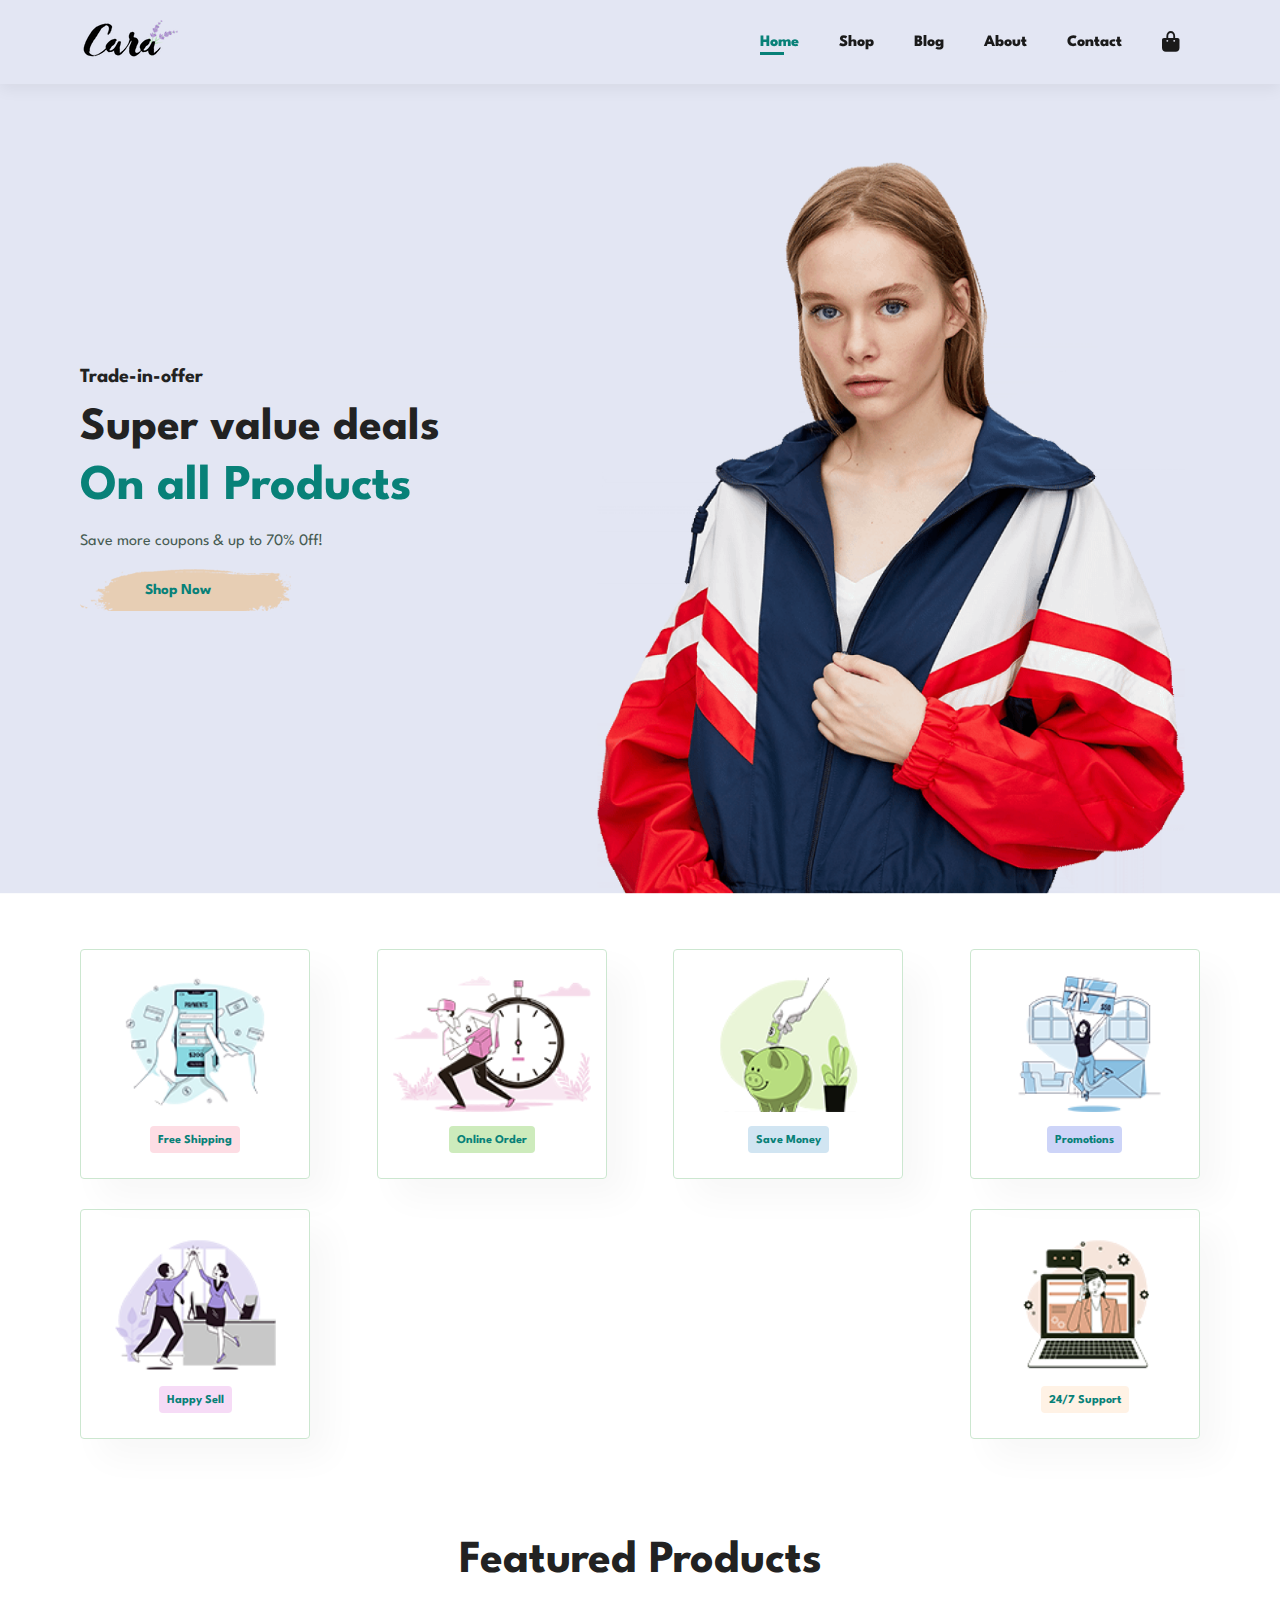
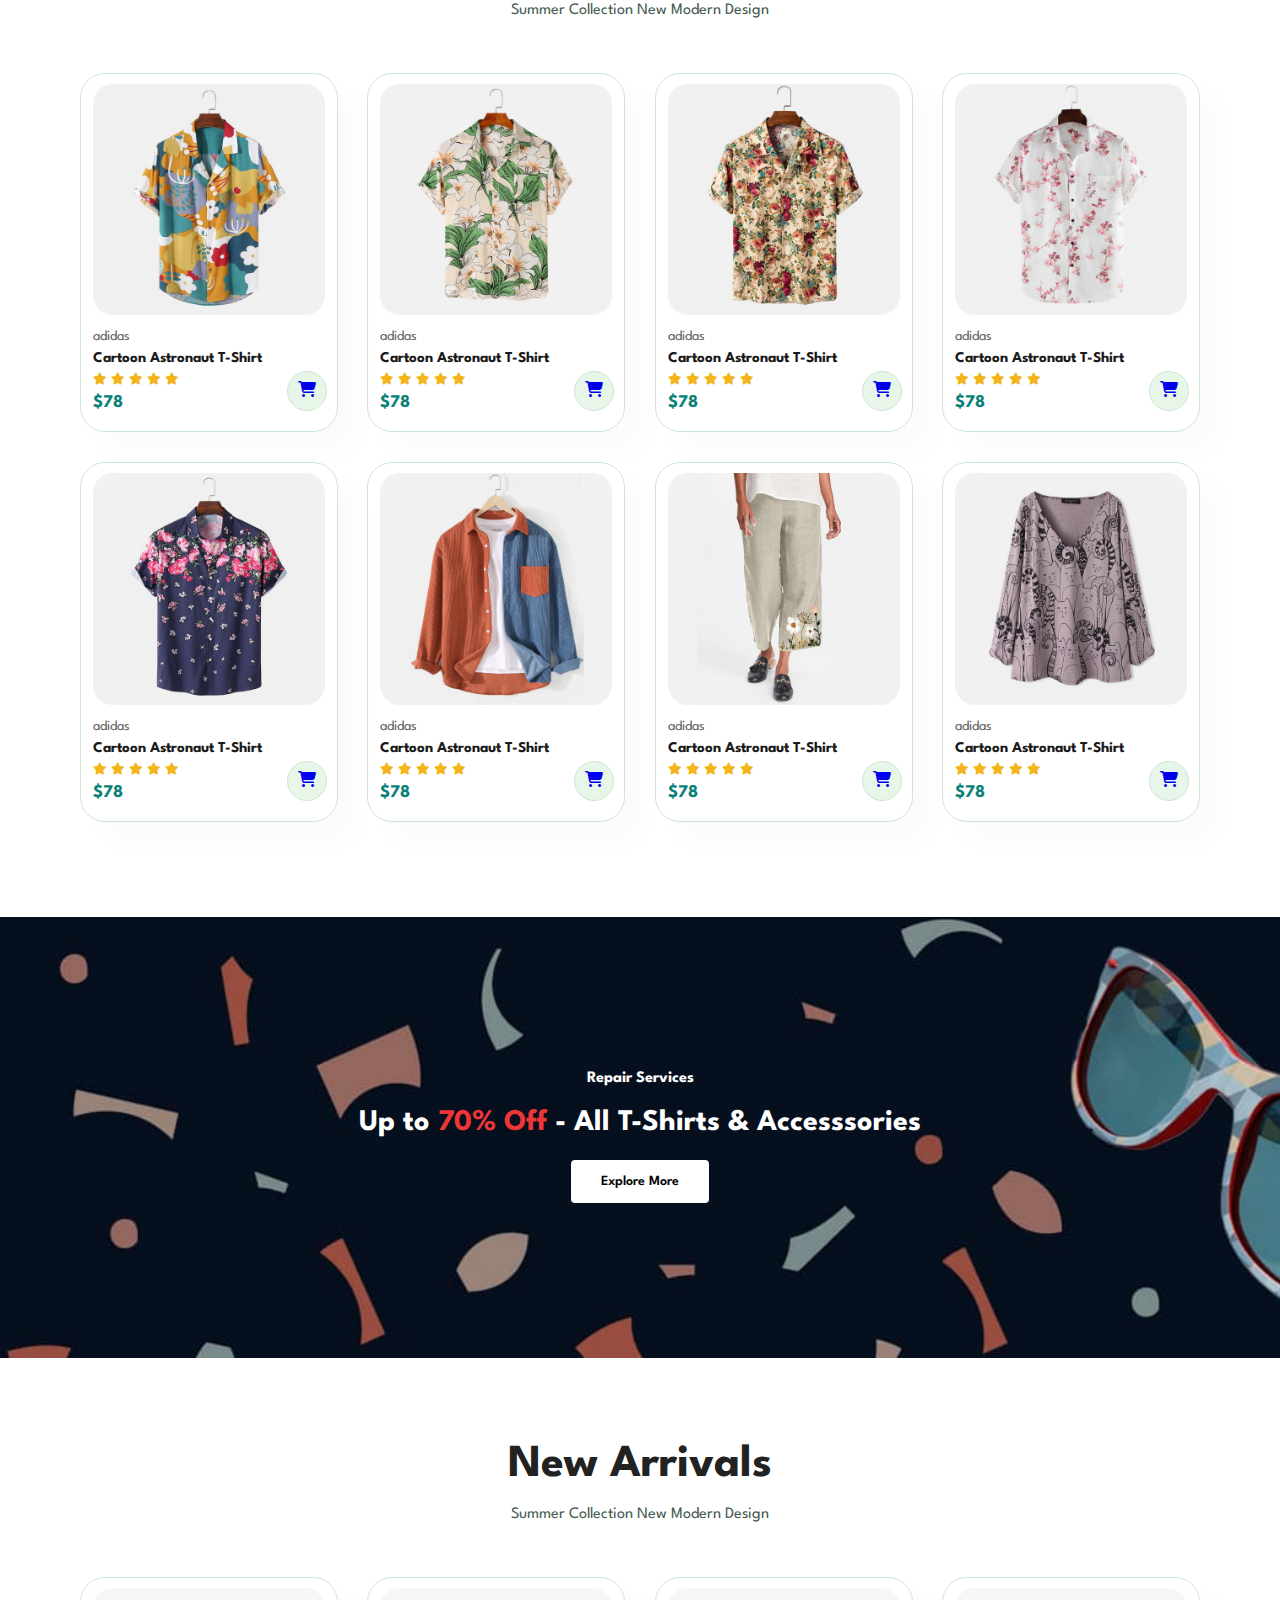
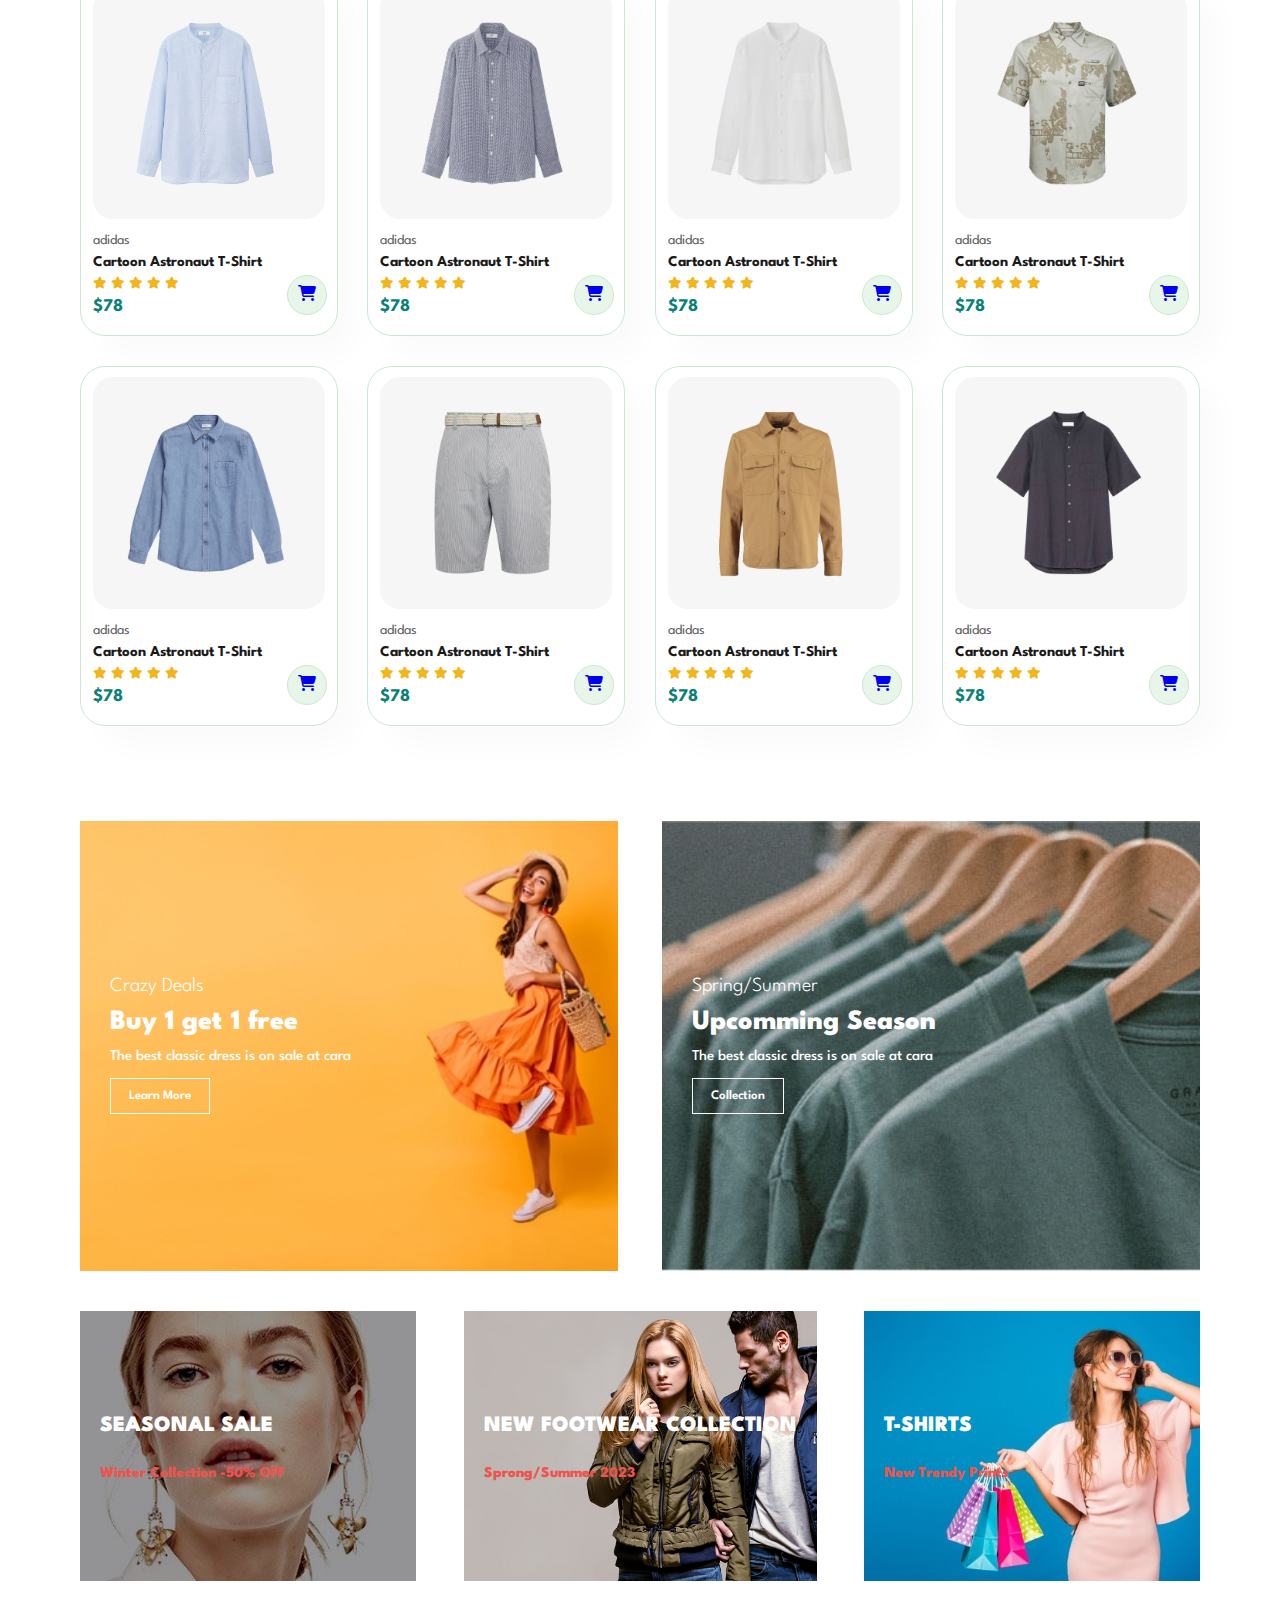
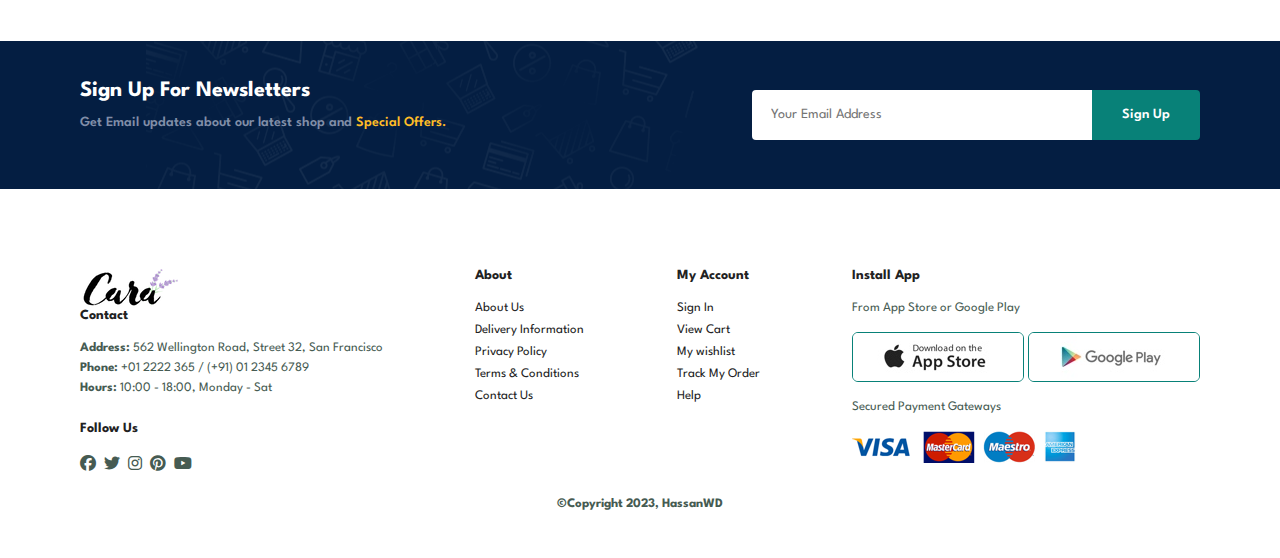
<file: index.html>
<!DOCTYPE html>
<html lang="en">

<head>
    <meta charset="UTF-8" />
    <meta http-equiv="X-UA-Compatible" content="IE=edge" />
    <meta name="viewport" content="width=device-width, initial-scale=1.0" />
    <title>Shopping Website</title>
    <!-- Font Awesome Icons -->
    <link rel="stylesheet" href="https://cdnjs.cloudflare.com/ajax/libs/font-awesome/6.2.1/css/all.min.css" />
    <!-- Css -->
    <link rel="stylesheet" href="style.css" />
</head>

<body>
    <!-- Header -->

    <section id="header">
        <a href="#"><img src="imgs/logo.png" class="logo" alt="Logo" /></a>

        <div>
            <ul id="navbar">
                <li><a href="index.html" class="active">Home</a></li>
                <li><a href="shop.html">Shop</a></li>
                <li><a href="blog.html">Blog</a></li>
                <li><a href="about.html">About</a></li>
                <li><a href="contact.html">Contact</a></li>
                <li id="lg-bag"><a href="cart.html"><i class="fa-solid fa-bag-shopping cart"></i></a></li>
                <a href="#" id="close"><i class="fa-solid fa-xmark"></i></a>
            </ul>
        </div>
        <div id="mobile">
            <a href="cart.html"><i class="fa-solid fa-bag-shopping cart"></i></a>
            <i id="bar" class="fas fa-outdent"></i>
        </div>
    </section>

    <!-- Hero -->

    <section id="hero">
        <h4>Trade-in-offer</h4>
        <h2>Super value deals</h2>
        <h1>On all Products</h1>
        <p>Save more coupons & up to 70% 0ff!</p>
        <button>Shop Now</button>
    </section>

    <!-- Features -->

    <section id="feature" class="section-p1">
        <div class="fe-box">
            <img src="imgs//features/f1.png" alt="">
            <h6>Free Shipping</h6>
        </div>
        <div class="fe-box">
            <img src="imgs//features/f2.png" alt="">
            <h6>Online Order</h6>
        </div>
        <div class="fe-box">
            <img src="imgs//features/f3.png" alt="">
            <h6>Save Money</h6>
        </div>
        <div class="fe-box">
            <img src="imgs//features/f4.png" alt="">
            <h6>Promotions</h6>
        </div>
        <div class="fe-box">
            <img src="imgs//features/f5.png" alt="">
            <h6>Happy Sell</h6>
        </div>
        <div class="fe-box">
            <img src="imgs//features/f6.png" alt="">
            <h6>24/7 Support</h6>
        </div>
    </section>

    <!-- Featured Products -->

    <section id="product1" class="section-p1">
        <h2>Featured Products</h2>
        <p>Summer Collection New Modern Design</p>

        <div class="pro-container">

            <div class="pro">
                <img src="imgs//products/f1.jpg" alt="">
                <div class="des">
                    <span>adidas</span>
                    <h5>Cartoon Astronaut T-Shirt</h5>
                    <div class="star">
                        <i class="fa-solid fa-star"></i>
                        <i class="fa-solid fa-star"></i>
                        <i class="fa-solid fa-star"></i>
                        <i class="fa-solid fa-star"></i>
                        <i class="fa-solid fa-star"></i>
                    </div>
                    <h4>$78</h4>
                </div>
                <div class="fe-cart">
                    <a href="#"><i class="fa-solid fa-cart-shopping"></i></a>
                </div>
            </div>

            <div class="pro">
                <img src="imgs//products/f2.jpg" alt="">
                <div class="des">
                    <span>adidas</span>
                    <h5>Cartoon Astronaut T-Shirt</h5>
                    <div class="star">
                        <i class="fa-solid fa-star"></i>
                        <i class="fa-solid fa-star"></i>
                        <i class="fa-solid fa-star"></i>
                        <i class="fa-solid fa-star"></i>
                        <i class="fa-solid fa-star"></i>
                    </div>
                    <h4>$78</h4>
                </div>
                <div class="fe-cart">
                    <a href="#"><i class="fa-solid fa-cart-shopping"></i></a>
                </div>
            </div>

            <div class="pro">
                <img src="imgs//products/f3.jpg" alt="">
                <div class="des">
                    <span>adidas</span>
                    <h5>Cartoon Astronaut T-Shirt</h5>
                    <div class="star">
                        <i class="fa-solid fa-star"></i>
                        <i class="fa-solid fa-star"></i>
                        <i class="fa-solid fa-star"></i>
                        <i class="fa-solid fa-star"></i>
                        <i class="fa-solid fa-star"></i>
                    </div>
                    <h4>$78</h4>
                </div>
                <div class="fe-cart">
                    <a href="#"><i class="fa-solid fa-cart-shopping"></i></a>
                </div>
            </div>

            <div class="pro">
                <img src="imgs//products/f4.jpg" alt="">
                <div class="des">
                    <span>adidas</span>
                    <h5>Cartoon Astronaut T-Shirt</h5>
                    <div class="star">
                        <i class="fa-solid fa-star"></i>
                        <i class="fa-solid fa-star"></i>
                        <i class="fa-solid fa-star"></i>
                        <i class="fa-solid fa-star"></i>
                        <i class="fa-solid fa-star"></i>
                    </div>
                    <h4>$78</h4>
                </div>
                <div class="fe-cart">
                    <a href="#"><i class="fa-solid fa-cart-shopping"></i></a>
                </div>
            </div>

            <div class="pro">
                <img src="imgs//products/f5.jpg" alt="">
                <div class="des">
                    <span>adidas</span>
                    <h5>Cartoon Astronaut T-Shirt</h5>
                    <div class="star">
                        <i class="fa-solid fa-star"></i>
                        <i class="fa-solid fa-star"></i>
                        <i class="fa-solid fa-star"></i>
                        <i class="fa-solid fa-star"></i>
                        <i class="fa-solid fa-star"></i>
                    </div>
                    <h4>$78</h4>
                </div>
                <div class="fe-cart">
                    <a href="#"><i class="fa-solid fa-cart-shopping"></i></a>
                </div>
            </div>

            <div class="pro">
                <img src="imgs//products/f6.jpg" alt="">
                <div class="des">
                    <span>adidas</span>
                    <h5>Cartoon Astronaut T-Shirt</h5>
                    <div class="star">
                        <i class="fa-solid fa-star"></i>
                        <i class="fa-solid fa-star"></i>
                        <i class="fa-solid fa-star"></i>
                        <i class="fa-solid fa-star"></i>
                        <i class="fa-solid fa-star"></i>
                    </div>
                    <h4>$78</h4>
                </div>
                <div class="fe-cart">
                    <a href="#"><i class="fa-solid fa-cart-shopping"></i></a>
                </div>
            </div>

            <div class="pro">
                <img src="imgs//products/f7.jpg" alt="">
                <div class="des">
                    <span>adidas</span>
                    <h5>Cartoon Astronaut T-Shirt</h5>
                    <div class="star">
                        <i class="fa-solid fa-star"></i>
                        <i class="fa-solid fa-star"></i>
                        <i class="fa-solid fa-star"></i>
                        <i class="fa-solid fa-star"></i>
                        <i class="fa-solid fa-star"></i>
                    </div>
                    <h4>$78</h4>
                </div>
                <div class="fe-cart">
                    <a href="#"><i class="fa-solid fa-cart-shopping"></i></a>
                </div>
            </div>

            <div class="pro">
                <img src="imgs//products/f8.jpg" alt="">
                <div class="des">
                    <span>adidas</span>
                    <h5>Cartoon Astronaut T-Shirt</h5>
                    <div class="star">
                        <i class="fa-solid fa-star"></i>
                        <i class="fa-solid fa-star"></i>
                        <i class="fa-solid fa-star"></i>
                        <i class="fa-solid fa-star"></i>
                        <i class="fa-solid fa-star"></i>
                    </div>
                    <h4>$78</h4>
                </div>
                <div class="fe-cart">
                    <a href="#"><i class="fa-solid fa-cart-shopping"></i></a>
                </div>
            </div>

        </div>
    </section>

    <!-- Banner -->

    <section id="banner" class="section-m1">
        <h4>Repair Services</h4>
        <h2>Up to <span>70% Off</span> - All T-Shirts & Accesssories</h2>
        <button class="normal">Explore More</button>
    </section>

    <!-- New Arrivals -->

    <section id="product1" class="section-p1">
        <h2>New Arrivals</h2>
        <p>Summer Collection New Modern Design</p>

        <div class="pro-container">

            <div class="pro">
                <img src="imgs//products/n1.jpg" alt="">
                <div class="des">
                    <span>adidas</span>
                    <h5>Cartoon Astronaut T-Shirt</h5>
                    <div class="star">
                        <i class="fa-solid fa-star"></i>
                        <i class="fa-solid fa-star"></i>
                        <i class="fa-solid fa-star"></i>
                        <i class="fa-solid fa-star"></i>
                        <i class="fa-solid fa-star"></i>
                    </div>
                    <h4>$78</h4>
                </div>
                <div class="fe-cart">
                    <a href="#"><i class="fa-solid fa-cart-shopping"></i></a>
                </div>
            </div>

            <div class="pro">
                <img src="imgs//products/n2.jpg" alt="">
                <div class="des">
                    <span>adidas</span>
                    <h5>Cartoon Astronaut T-Shirt</h5>
                    <div class="star">
                        <i class="fa-solid fa-star"></i>
                        <i class="fa-solid fa-star"></i>
                        <i class="fa-solid fa-star"></i>
                        <i class="fa-solid fa-star"></i>
                        <i class="fa-solid fa-star"></i>
                    </div>
                    <h4>$78</h4>
                </div>
                <div class="fe-cart">
                    <a href="#"><i class="fa-solid fa-cart-shopping"></i></a>
                </div>
            </div>

            <div class="pro">
                <img src="imgs//products/n3.jpg" alt="">
                <div class="des">
                    <span>adidas</span>
                    <h5>Cartoon Astronaut T-Shirt</h5>
                    <div class="star">
                        <i class="fa-solid fa-star"></i>
                        <i class="fa-solid fa-star"></i>
                        <i class="fa-solid fa-star"></i>
                        <i class="fa-solid fa-star"></i>
                        <i class="fa-solid fa-star"></i>
                    </div>
                    <h4>$78</h4>
                </div>
                <div class="fe-cart">
                    <a href="#"><i class="fa-solid fa-cart-shopping"></i></a>
                </div>
            </div>

            <div class="pro">
                <img src="imgs//products/n4.jpg" alt="">
                <div class="des">
                    <span>adidas</span>
                    <h5>Cartoon Astronaut T-Shirt</h5>
                    <div class="star">
                        <i class="fa-solid fa-star"></i>
                        <i class="fa-solid fa-star"></i>
                        <i class="fa-solid fa-star"></i>
                        <i class="fa-solid fa-star"></i>
                        <i class="fa-solid fa-star"></i>
                    </div>
                    <h4>$78</h4>
                </div>
                <div class="fe-cart">
                    <a href="#"><i class="fa-solid fa-cart-shopping"></i></a>
                </div>
            </div>

            <div class="pro">
                <img src="imgs//products/n5.jpg" alt="">
                <div class="des">
                    <span>adidas</span>
                    <h5>Cartoon Astronaut T-Shirt</h5>
                    <div class="star">
                        <i class="fa-solid fa-star"></i>
                        <i class="fa-solid fa-star"></i>
                        <i class="fa-solid fa-star"></i>
                        <i class="fa-solid fa-star"></i>
                        <i class="fa-solid fa-star"></i>
                    </div>
                    <h4>$78</h4>
                </div>
                <div class="fe-cart">
                    <a href="#"><i class="fa-solid fa-cart-shopping"></i></a>
                </div>
            </div>

            <div class="pro">
                <img src="imgs//products/n6.jpg" alt="">
                <div class="des">
                    <span>adidas</span>
                    <h5>Cartoon Astronaut T-Shirt</h5>
                    <div class="star">
                        <i class="fa-solid fa-star"></i>
                        <i class="fa-solid fa-star"></i>
                        <i class="fa-solid fa-star"></i>
                        <i class="fa-solid fa-star"></i>
                        <i class="fa-solid fa-star"></i>
                    </div>
                    <h4>$78</h4>
                </div>
                <div class="fe-cart">
                    <a href="#"><i class="fa-solid fa-cart-shopping"></i></a>
                </div>
            </div>

            <div class="pro">
                <img src="imgs//products/n7.jpg" alt="">
                <div class="des">
                    <span>adidas</span>
                    <h5>Cartoon Astronaut T-Shirt</h5>
                    <div class="star">
                        <i class="fa-solid fa-star"></i>
                        <i class="fa-solid fa-star"></i>
                        <i class="fa-solid fa-star"></i>
                        <i class="fa-solid fa-star"></i>
                        <i class="fa-solid fa-star"></i>
                    </div>
                    <h4>$78</h4>
                </div>
                <div class="fe-cart">
                    <a href="#"><i class="fa-solid fa-cart-shopping"></i></a>
                </div>
            </div>

            <div class="pro">
                <img src="imgs//products/n8.jpg" alt="">
                <div class="des">
                    <span>adidas</span>
                    <h5>Cartoon Astronaut T-Shirt</h5>
                    <div class="star">
                        <i class="fa-solid fa-star"></i>
                        <i class="fa-solid fa-star"></i>
                        <i class="fa-solid fa-star"></i>
                        <i class="fa-solid fa-star"></i>
                        <i class="fa-solid fa-star"></i>
                    </div>
                    <h4>$78</h4>
                </div>
                <div class="fe-cart">
                    <a href="#"><i class="fa-solid fa-cart-shopping"></i></a>
                </div>
            </div>

        </div>
    </section>

    <!-- Banners -->

    <section id="sm-banner" class="section-p1">
        <div class="banner-box">
            <h4>Crazy Deals</h4>
            <h2>Buy 1 get 1 free</h2>
            <span>The best classic dress is on sale at cara</span>
            <button class="white">Learn More</button>
        </div>
        <div class="banner-box banner-box2">
            <h4>Spring/Summer</h4>
            <h2>Upcomming Season</h2>
            <span>The best classic dress is on sale at cara</span>
            <button class="white">Collection</button>
        </div>
    </section>

    <section id="banner3">
        <div class="banner-box">
            <h2>SEASONAL SALE</h2>
            <h3>Winter Collection -50% OFF</h3>
        </div>
        <div class="banner-box banner-box2">
            <h2>NEW FOOTWEAR COLLECTION</h2>
            <h3>Sprong/Summer 2023</h3>
        </div>
        <div class="banner-box banner-box3">
            <h2>T-SHIRTS</h2>
            <h3>New Trendy Prints</h3>
        </div>
    </section>

    <!-- Newsletters -->

    <section id="newsletter" class="section-p1 section-m1">
        <div class="newstext">
            <h4>Sign Up For Newsletters</h4>
            <p>Get Email updates about our latest shop and <span>Special Offers.</span></p>
        </div>
        <div class="form">
            <input type="text" placeholder="Your Email Address">
            <button class="normal">Sign Up</button>
        </div>
    </section>

    <!-- Footer -->

    <footer class="section-p1">
        <div class="col">
            <img src="imgs/logo.png" alt="" class="logo">
            <h4>Contact</h4>
            <p><strong>Address:</strong> 562 Wellington Road, Street 32, San Francisco</p>
            <p><strong>Phone:</strong> +01 2222 365 / (+91) 01 2345 6789</p>
            <p><strong>Hours:</strong> 10:00 - 18:00, Monday - Sat</p>
            <div class="follow">
                <h4>Follow Us</h4>
                <div class="icons">
                    <i class="fa-brands fa-facebook"></i>
                    <i class="fa-brands fa-twitter"></i>
                    <i class="fa-brands fa-instagram"></i>
                    <i class="fa-brands fa-pinterest"></i>
                    <i class="fa-brands fa-youtube"></i>
                </div>
            </div>
        </div>

        <div class="col">
            <h4>About</h4>
            <a href="#">About Us</a>
            <a href="#">Delivery Information</a>
            <a href="#">Privacy Policy</a>
            <a href="#">Terms & Conditions</a>
            <a href="#">Contact Us</a>
        </div>

        <div class="col">
            <h4>My Account</h4>
            <a href="#">Sign In</a>
            <a href="#">View Cart</a>
            <a href="#">My wishlist</a>
            <a href="#">Track My Order</a>
            <a href="#">Help</a>
        </div>

        <div class="col install">
            <h4>Install App</h4>
            <p>From App Store or Google Play</p>
            <div class="row">
                <img src="imgs//pay/app.jpg" alt="">
                <img src="imgs//pay/play.jpg" alt="">
            </div>
            <p>Secured Payment Gateways</p>
            <img src="imgs//pay/pay.png" alt="">
        </div>

        <div class="copyright">
            <p>&#169;Copyright 2023, HassanWD</p>
        </div>
    </footer>


    <!-- JavaScript -->
    <script src="script.js"></script>
</body>

</html>
</file>
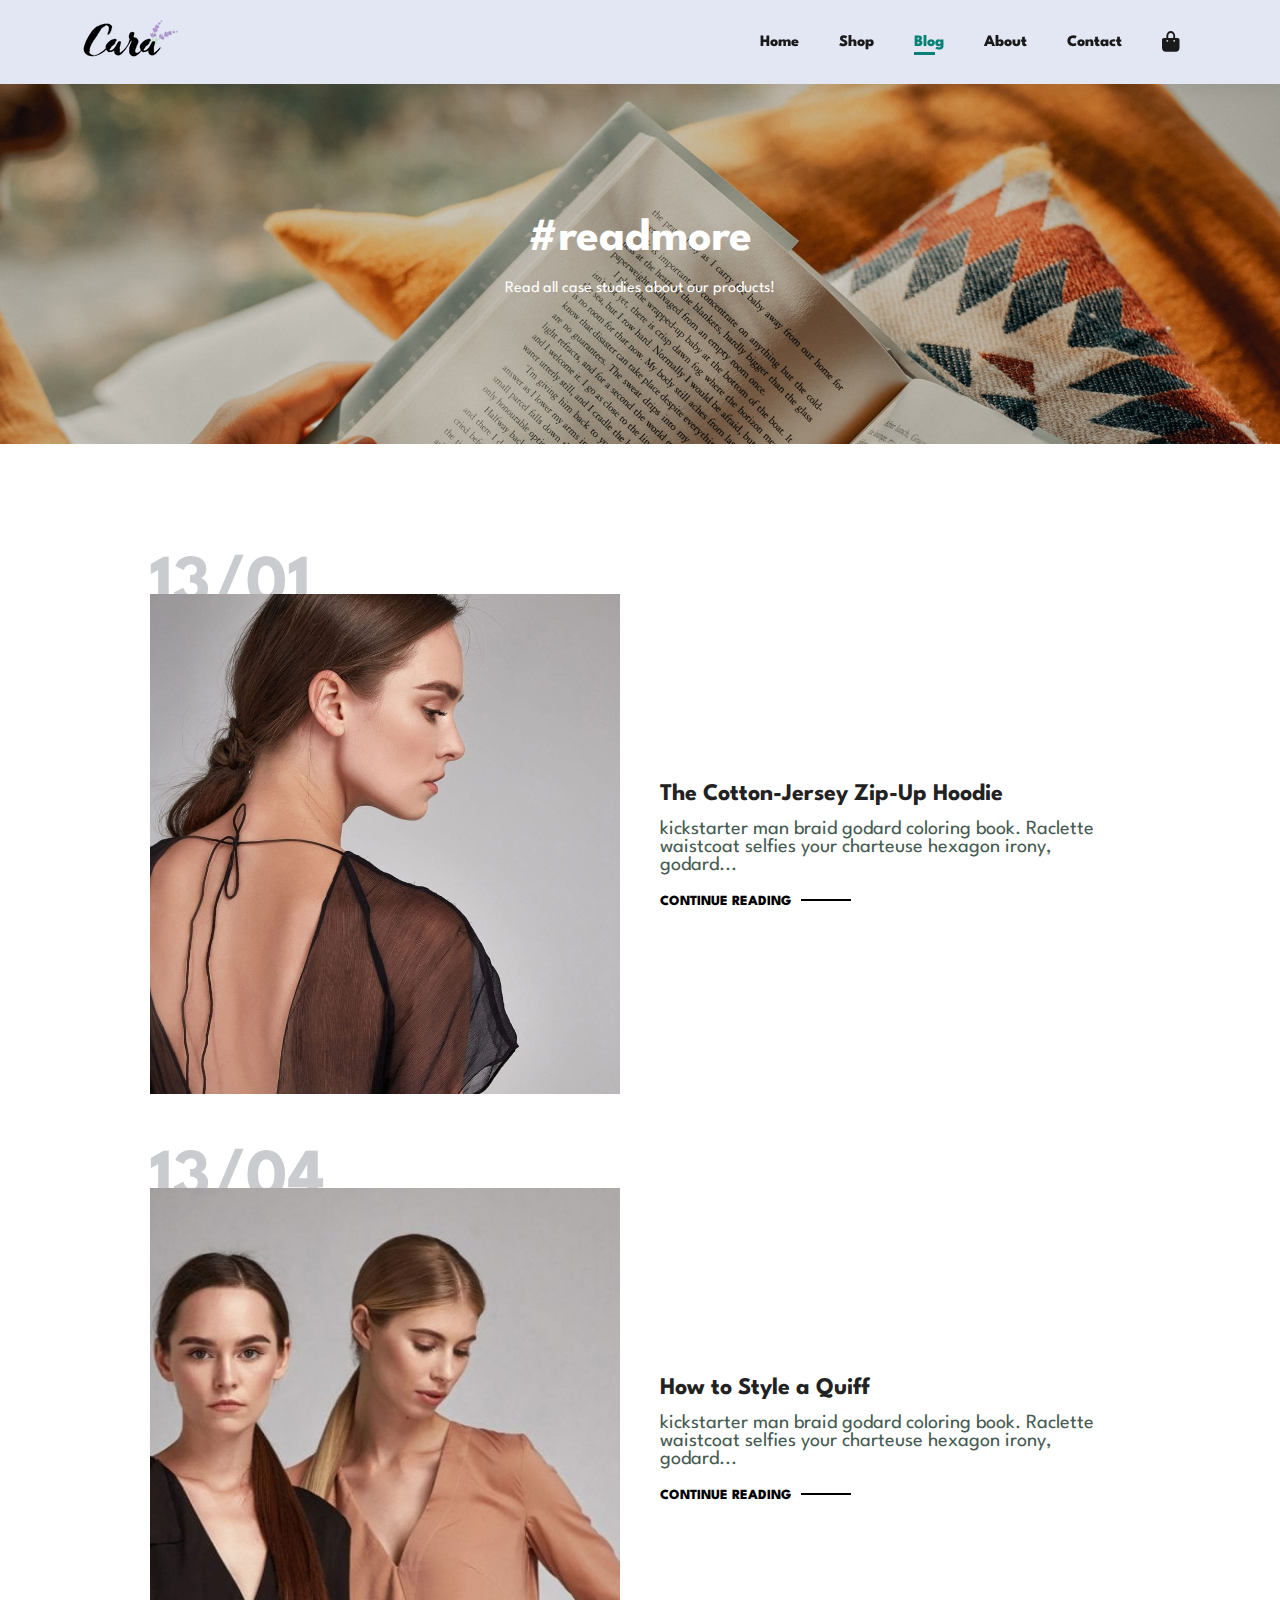
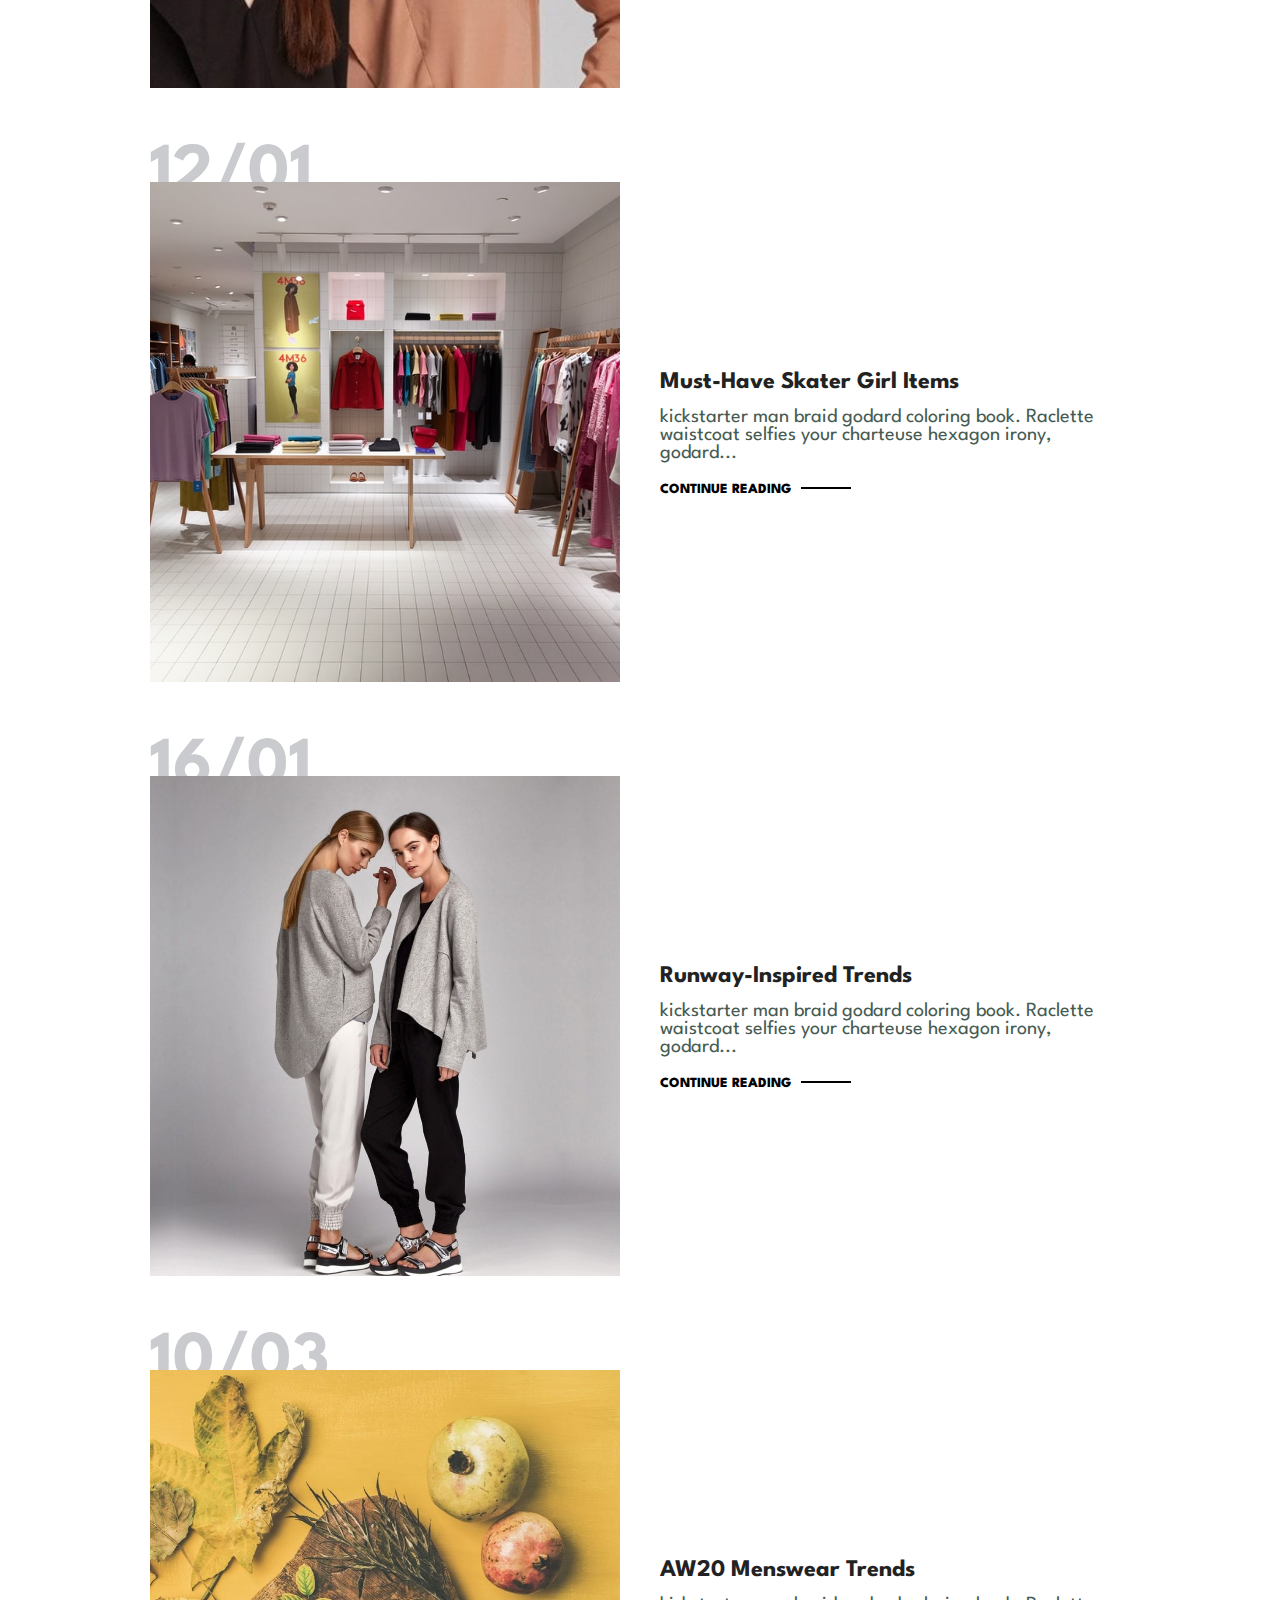
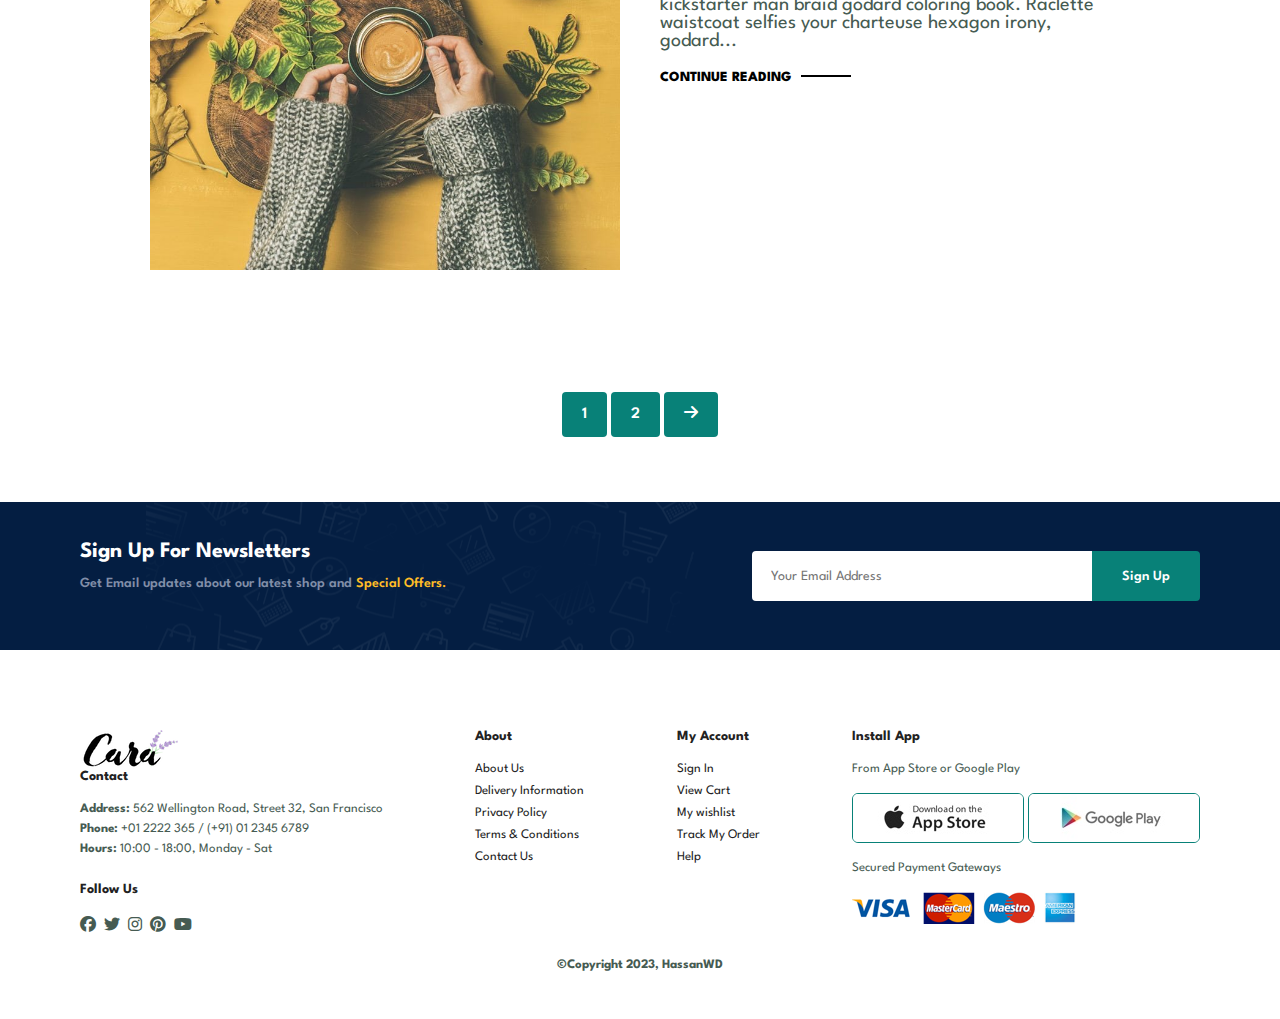
<file: blog.html>
<!DOCTYPE html>
<html lang="en">

<head>
    <meta charset="UTF-8" />
    <meta http-equiv="X-UA-Compatible" content="IE=edge" />
    <meta name="viewport" content="width=device-width, initial-scale=1.0" />
    <title>Shoppping Website</title>
    <!-- Font Awesome Icons -->
    <link rel="stylesheet" href="https://cdnjs.cloudflare.com/ajax/libs/font-awesome/6.2.1/css/all.min.css" />
    <!-- Css -->
    <link rel="stylesheet" href="style.css" />
</head>

<body>
    <!-- Header -->

    <section id="header">
        <a href="#"><img src="imgs/logo.png" class="logo" alt="Logo" /></a>

        <div>
            <ul id="navbar">
                <li><a href="index.html">Home</a></li>
                <li><a href="shop.html">Shop</a></li>
                <li><a href="blog.html" class="active">Blog</a></li>
                <li><a href="about.html">About</a></li>
                <li><a href="contact.html">Contact</a></li>
                <li id="lg-bag"><a href="cart.html"><i class="fa-solid fa-bag-shopping cart"></i></a></li>
                <a href="#" id="close"><i class="fa-solid fa-xmark"></i></a>
            </ul>
        </div>
        <div id="mobile">
            <a href="cart.html"><i class="fa-solid fa-bag-shopping cart"></i></a>
            <i id="bar" class="fas fa-outdent"></i>
        </div>
    </section>


    <section id="page-header" class="blog-header">
        <h2>#readmore</h2>
        <p>Read all case studies about our products!</p>
    </section>

    <!-- Blog -->

    <section id="blog">
        <div class="blog-box">
            <div class="blog-img">
                <img src="imgs//blog/b1.jpg" alt="">
            </div>
            <div class="blog-details">
                <h4>The Cotton-Jersey Zip-Up Hoodie</h4>
                <p>kickstarter man braid godard coloring book. Raclette waistcoat selfies your charteuse hexagon irony, godard...</p>
                <a href="#">CONTINUE READING</a>
            </div>
            <h1>13/01</h1>
        </div>

        <div class="blog-box">
            <div class="blog-img">
                <img src="imgs//blog/b2.jpg" alt="">
            </div>
            <div class="blog-details">
                <h4>How to Style a Quiff</h4>
                <p>kickstarter man braid godard coloring book. Raclette waistcoat selfies your charteuse hexagon irony, godard...</p>
                <a href="#">CONTINUE READING</a>
            </div>
            <h1>13/04</h1>
        </div>

        <div class="blog-box">
            <div class="blog-img">
                <img src="imgs//blog/b3.jpg" alt="">
            </div>
            <div class="blog-details">
                <h4>Must-Have Skater Girl Items</h4>
                <p>kickstarter man braid godard coloring book. Raclette waistcoat selfies your charteuse hexagon irony, godard...</p>
                <a href="#">CONTINUE READING</a>
            </div>
            <h1>12/01</h1>
        </div>

        <div class="blog-box">
            <div class="blog-img">
                <img src="imgs//blog/b4.jpg" alt="">
            </div>
            <div class="blog-details">
                <h4>Runway-Inspired Trends</h4>
                <p>kickstarter man braid godard coloring book. Raclette waistcoat selfies your charteuse hexagon irony, godard...</p>
                <a href="#">CONTINUE READING</a>
            </div>
            <h1>16/01</h1>
        </div>

        <div class="blog-box">
            <div class="blog-img">
                <img src="imgs//blog/b6.jpg" alt="">
            </div>
            <div class="blog-details">
                <h4>AW20 Menswear Trends</h4>
                <p>kickstarter man braid godard coloring book. Raclette waistcoat selfies your charteuse hexagon irony, godard...</p>
                <a href="#">CONTINUE READING</a>
            </div>
            <h1>10/03</h1>
        </div>
    </section>


    <!-- Pagination -->

    <section id="pagination" class="section-p1">
        <a href="#">1</a>
        <a href="#">2</a>
        <a href="#"><i class="fa-sharp fa-solid fa-arrow-right"></i></a>
    </section>

    <!-- Newsletters -->

    <section id="newsletter" class="section-p1 section-m1">
        <div class="newstext">
            <h4>Sign Up For Newsletters</h4>
            <p>Get Email updates about our latest shop and <span>Special Offers.</span></p>
        </div>
        <div class="form">
            <input type="text" placeholder="Your Email Address">
            <button class="normal">Sign Up</button>
        </div>
    </section>

    <!-- Footer -->

    <footer class="section-p1">
        <div class="col">
            <img src="imgs/logo.png" alt="" class="logo">
            <h4>Contact</h4>
            <p><strong>Address:</strong> 562 Wellington Road, Street 32, San Francisco</p>
            <p><strong>Phone:</strong> +01 2222 365 / (+91) 01 2345 6789</p>
            <p><strong>Hours:</strong> 10:00 - 18:00, Monday - Sat</p>
            <div class="follow">
                <h4>Follow Us</h4>
                <div class="icons">
                    <i class="fa-brands fa-facebook"></i>
                    <i class="fa-brands fa-twitter"></i>
                    <i class="fa-brands fa-instagram"></i>
                    <i class="fa-brands fa-pinterest"></i>
                    <i class="fa-brands fa-youtube"></i>
                </div>
            </div>
        </div>

        <div class="col">
            <h4>About</h4>
            <a href="#">About Us</a>
            <a href="#">Delivery Information</a>
            <a href="#">Privacy Policy</a>
            <a href="#">Terms & Conditions</a>
            <a href="#">Contact Us</a>
        </div>

        <div class="col">
            <h4>My Account</h4>
            <a href="#">Sign In</a>
            <a href="#">View Cart</a>
            <a href="#">My wishlist</a>
            <a href="#">Track My Order</a>
            <a href="#">Help</a>
        </div>

        <div class="col install">
            <h4>Install App</h4>
            <p>From App Store or Google Play</p>
            <div class="row">
                <img src="imgs//pay/app.jpg" alt="">
                <img src="imgs//pay/play.jpg" alt="">
            </div>
            <p>Secured Payment Gateways</p>
            <img src="imgs//pay/pay.png" alt="">
        </div>

        <div class="copyright">
            <p>&#169;Copyright 2023, HassanWD</p>
        </div>
    </footer>


    <!-- JavaScript -->
    <script src="script.js"></script>
</body>

</html>
</file>
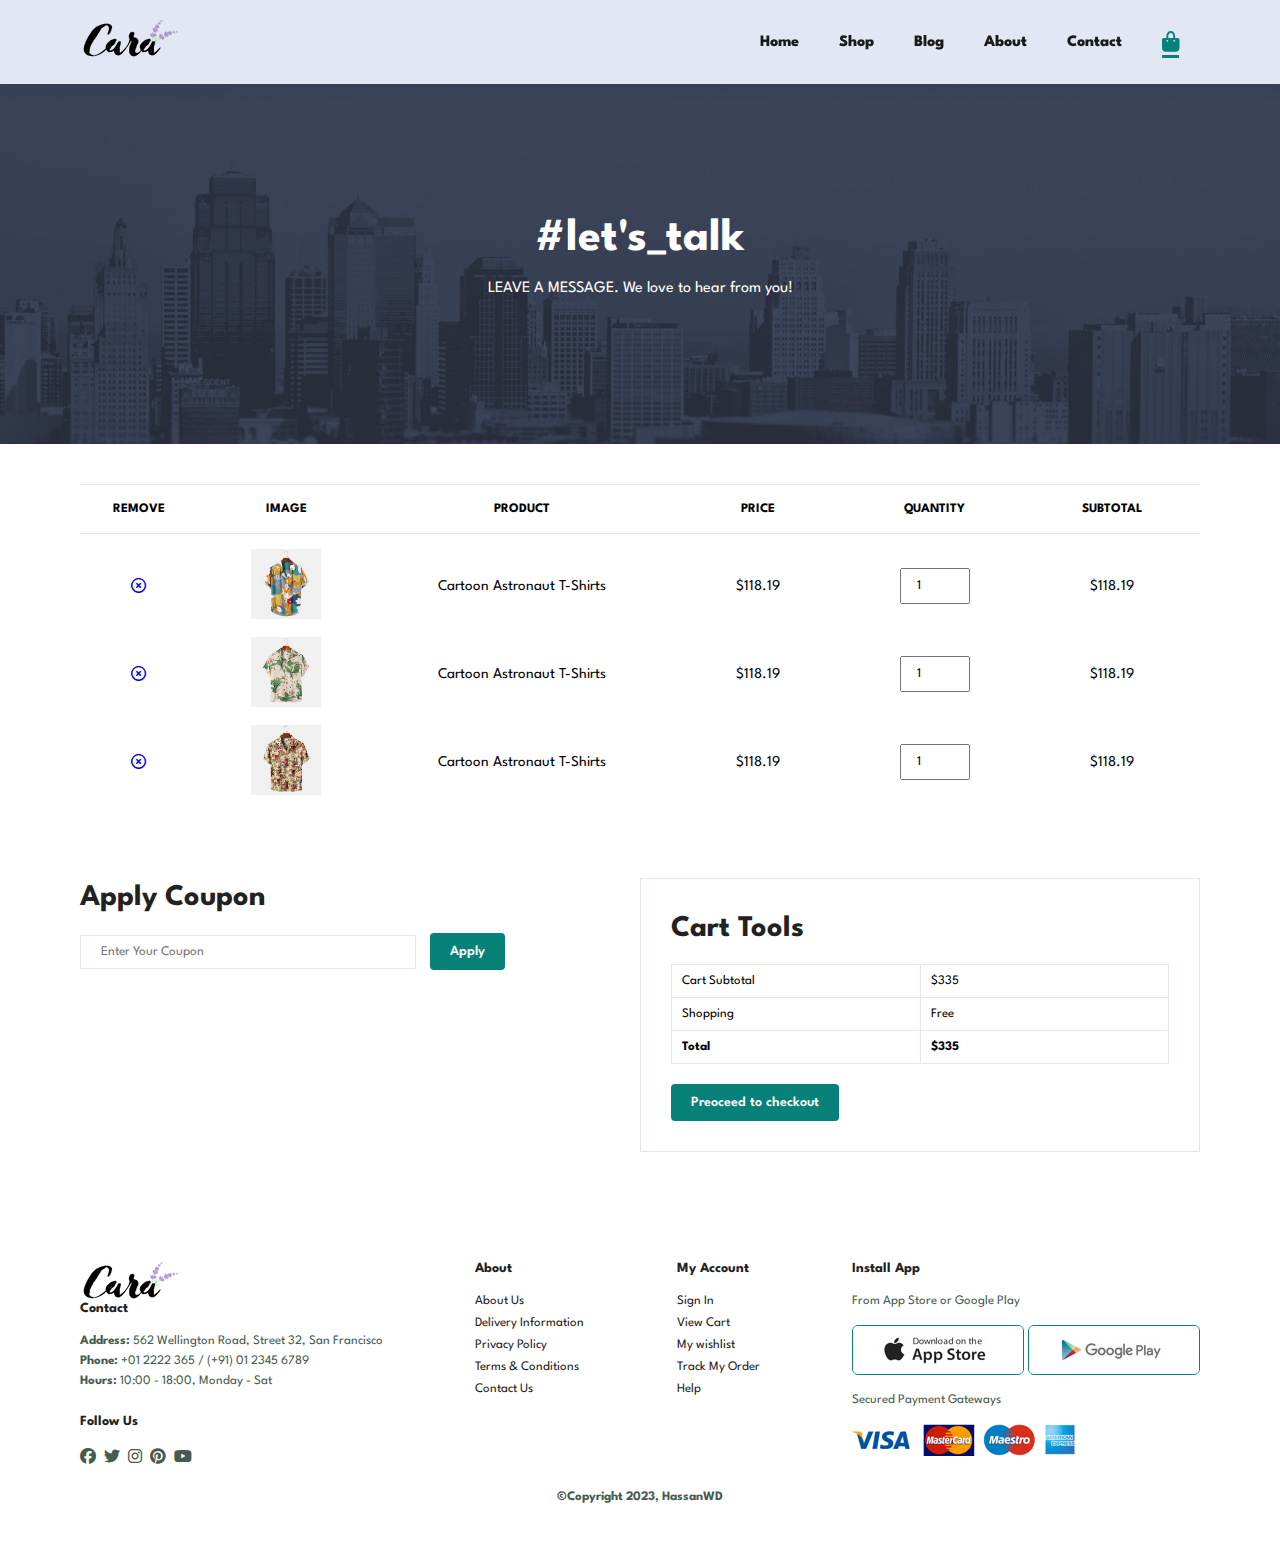
<file: cart.html>
<!DOCTYPE html>
<html lang="en">

<head>
    <meta charset="UTF-8" />
    <meta http-equiv="X-UA-Compatible" content="IE=edge" />
    <meta name="viewport" content="width=device-width, initial-scale=1.0" />
    <title>Shoppping Website</title>
    <!-- Font Awesome Icons -->
    <link rel="stylesheet" href="https://cdnjs.cloudflare.com/ajax/libs/font-awesome/6.2.1/css/all.min.css" />
    <!-- Css -->
    <link rel="stylesheet" href="style.css" />
</head>

<body>
    <!-- Header -->

    <section id="header">
        <a href="#"><img src="imgs/logo.png" class="logo" alt="Logo" /></a>

        <div>
            <ul id="navbar">
                <li><a href="index.html">Home</a></li>
                <li><a href="shop.html">Shop</a></li>
                <li><a href="blog.html">Blog</a></li>
                <li><a href="about.html">About</a></li>
                <li><a href="contact.html">Contact</a></li>
                <li id="lg-bag"><a  class="active" href="cart.html"><i class="fa-solid fa-bag-shopping cart"></i></a></li>
                <a href="#" id="close"><i class="fa-solid fa-xmark"></i></a>
            </ul>
        </div>
        <div id="mobile">
            <a href="cart.html"><i class="fa-solid fa-bag-shopping cart"></i></a>
            <i id="bar" class="fas fa-outdent"></i>
        </div>
    </section>


    <section id="page-header" class="about-header">
        <h2>#let's_talk</h2>
        <p>LEAVE A MESSAGE. We love to hear from you!</p>
    </section>


    <section id="cart" class="section-p1">
        <table width="100%">
            <thead>
                <tr>
                    <td>Remove</td>
                    <td>Image</td>
                    <td>Product</td>
                    <td>Price</td>
                    <td>Quantity</td>
                    <td>Subtotal</td>
                </tr>
            </thead>

            <tbody>
                <tr>
                    <td><a href="#"><i class="far fa-times-circle"></i></a></td>
                    <td><img src="imgs/products/f1.jpg" alt=""></td>
                    <td>Cartoon Astronaut T-Shirts</td>
                    <td>$118.19</td>
                    <td><input type="number" value="1"></td>
                    <td>$118.19</td>
                </tr>
                <tr>
                    <td><a href="#"><i class="far fa-times-circle"></i></a></td>
                    <td><img src="imgs/products/f2.jpg" alt=""></td>
                    <td>Cartoon Astronaut T-Shirts</td>
                    <td>$118.19</td>
                    <td><input type="number" value="1"></td>
                    <td>$118.19</td>
                </tr>
                <tr>
                    <td><a href="#"><i class="far fa-times-circle"></i></a></td>
                    <td><img src="imgs/products/f3.jpg" alt=""></td>
                    <td>Cartoon Astronaut T-Shirts</td>
                    <td>$118.19</td>
                    <td><input type="number" value="1"></td>
                    <td>$118.19</td>
                </tr>
            </tbody>
        </table>
    </section>

    <section id="cart-add" class="section-p1">
        <div id="coupon">
            <h3>Apply Coupon</h3>
            <div>
                <input type="text" placeholder="Enter Your Coupon">
                <button class="normal">Apply</button>
            </div>
        </div>

        <div id="subtotal">
            <h3>Cart Tools</h3>
            <table>
                <tr>
                    <td>Cart Subtotal</td>
                    <td>$335</td>
                </tr>
                <tr>
                    <td>Shopping</td>
                    <td>Free</td>
                </tr>
                <tr>
                    <td><strong>Total</strong></td>
                    <td><strong>$335</strong></td>
                </tr>
            </table>
            <button class="normal">Preoceed to checkout</button>
        </div>
    </section>


    <!-- Footer -->

    <footer class="section-p1">
        <div class="col">
            <img src="imgs/logo.png" alt="" class="logo">
            <h4>Contact</h4>
            <p><strong>Address:</strong> 562 Wellington Road, Street 32, San Francisco</p>
            <p><strong>Phone:</strong> +01 2222 365 / (+91) 01 2345 6789</p>
            <p><strong>Hours:</strong> 10:00 - 18:00, Monday - Sat</p>
            <div class="follow">
                <h4>Follow Us</h4>
                <div class="icons">
                    <i class="fa-brands fa-facebook"></i>
                    <i class="fa-brands fa-twitter"></i>
                    <i class="fa-brands fa-instagram"></i>
                    <i class="fa-brands fa-pinterest"></i>
                    <i class="fa-brands fa-youtube"></i>
                </div>
            </div>
        </div>

        <div class="col">
            <h4>About</h4>
            <a href="#">About Us</a>
            <a href="#">Delivery Information</a>
            <a href="#">Privacy Policy</a>
            <a href="#">Terms & Conditions</a>
            <a href="#">Contact Us</a>
        </div>

        <div class="col">
            <h4>My Account</h4>
            <a href="#">Sign In</a>
            <a href="#">View Cart</a>
            <a href="#">My wishlist</a>
            <a href="#">Track My Order</a>
            <a href="#">Help</a>
        </div>

        <div class="col install">
            <h4>Install App</h4>
            <p>From App Store or Google Play</p>
            <div class="row">
                <img src="imgs//pay/app.jpg" alt="">
                <img src="imgs//pay/play.jpg" alt="">
            </div>
            <p>Secured Payment Gateways</p>
            <img src="imgs//pay/pay.png" alt="">
        </div>

        <div class="copyright">
            <p>&#169;Copyright 2023, HassanWD</p>
        </div>
    </footer>


    <!-- JavaScript -->
    <script src="script.js"></script>
</body>

</html>
</file>
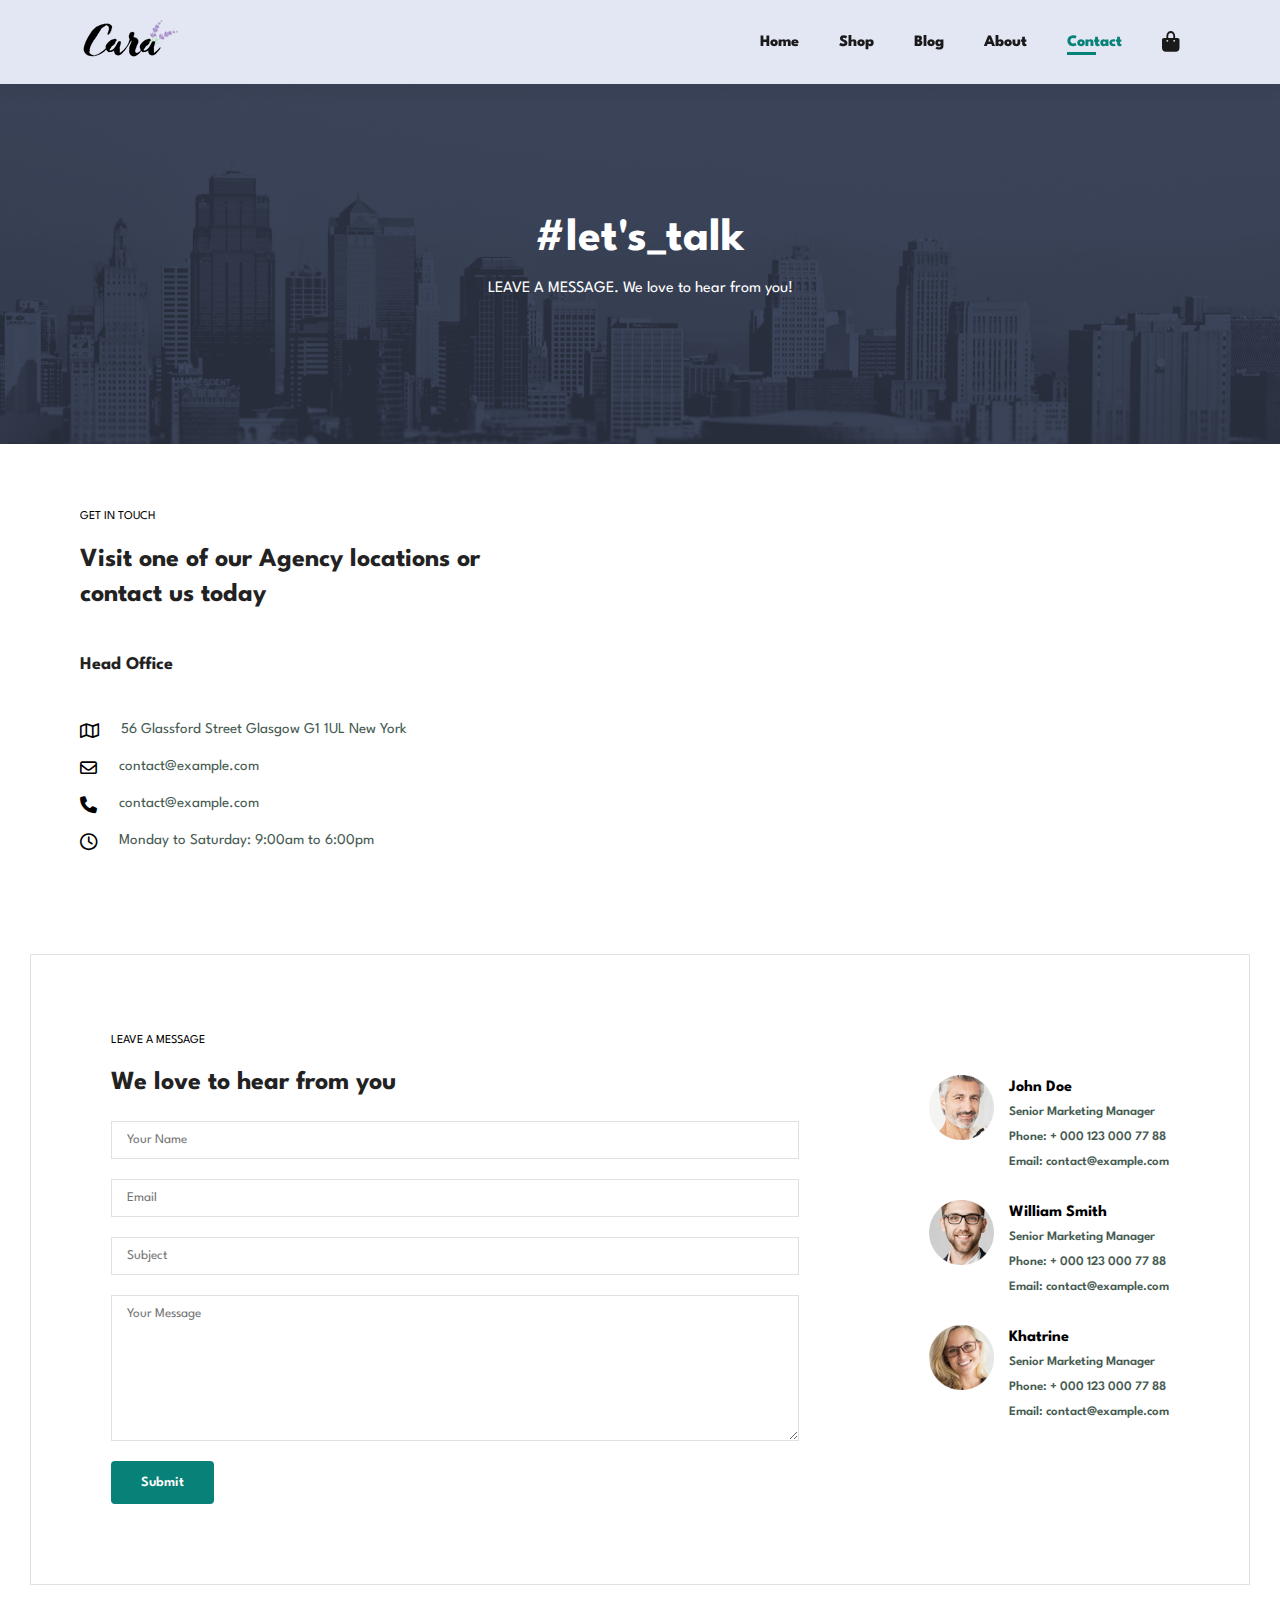
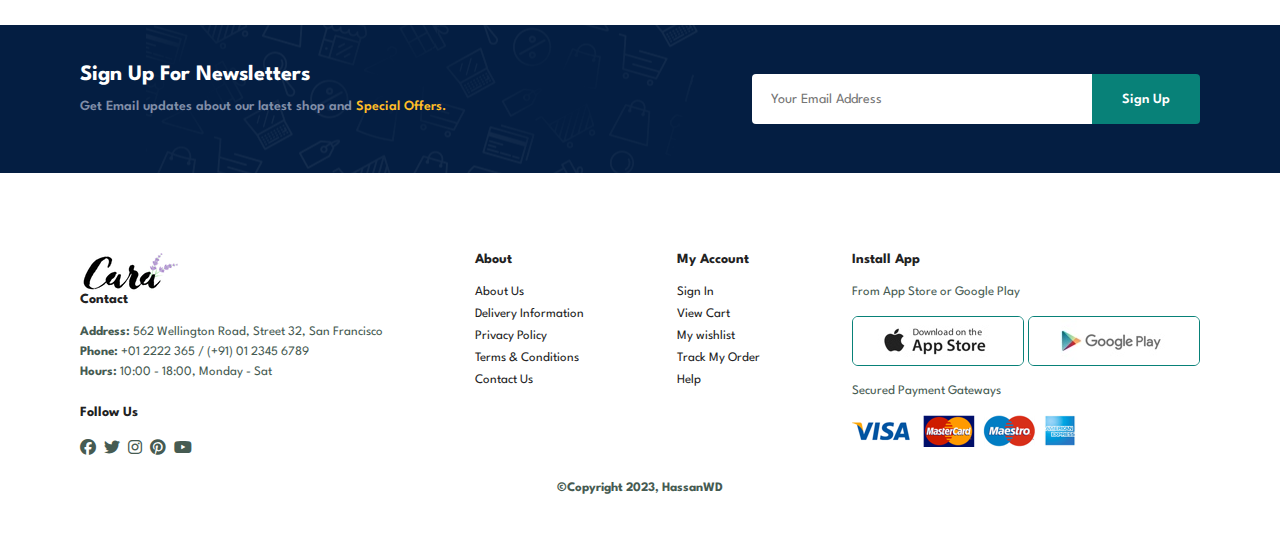
<file: contact.html>
<!DOCTYPE html>
<html lang="en">

<head>
    <meta charset="UTF-8" />
    <meta http-equiv="X-UA-Compatible" content="IE=edge" />
    <meta name="viewport" content="width=device-width, initial-scale=1.0" />
    <title>Shoppping Website</title>
    <!-- Font Awesome Icons -->
    <link rel="stylesheet" href="https://cdnjs.cloudflare.com/ajax/libs/font-awesome/6.2.1/css/all.min.css" />
    <!-- Css -->
    <link rel="stylesheet" href="style.css" />
</head>

<body>
    <!-- Header -->

    <section id="header">
        <a href="#"><img src="imgs/logo.png" class="logo" alt="Logo" /></a>

        <div>
            <ul id="navbar">
                <li><a href="index.html">Home</a></li>
                <li><a href="shop.html">Shop</a></li>
                <li><a href="blog.html">Blog</a></li>
                <li><a href="about.html">About</a></li>
                <li><a href="contact.html" class="active">Contact</a></li>
                <li id="lg-bag"><a href="cart.html"><i class="fa-solid fa-bag-shopping cart"></i></a></li>
                <a href="#" id="close"><i class="fa-solid fa-xmark"></i></a>
            </ul>
        </div>
        <div id="mobile">
            <a href="cart.html"><i class="fa-solid fa-bag-shopping cart"></i></a>
            <i id="bar" class="fas fa-outdent"></i>
        </div>
    </section>


    <section id="page-header" class="about-header">
        <h2>#let's_talk</h2>
        <p>LEAVE A MESSAGE. We love to hear from you!</p>
    </section>

    <section id="contact-details" class="section-p1">
        <div class="details">
            <span>GET IN TOUCH</span>
            <h2>Visit one of our Agency locations or contact us today</h2>
            <h1>Head Office</h1>
            <div>
                <li>
                    <i class="fa-regular fa-map"></i>
                    <p>56 Glassford Street Glasgow G1 1UL New York</p>
                </li>
                <li>
                    <i class="fa-regular fa-envelope"></i>
                    <p>contact@example.com</p>
                </li>
                <li>
                    <i class="fa-solid fa-phone"></i>
                    <p>contact@example.com</p>
                </li>
                <li>
                    <i class="fa-regular fa-clock"></i>
                    <p>Monday to Saturday: 9:00am to 6:00pm</p>
                </li>
            </div>
        </div>

        <div class="map">
            <iframe src="https://www.google.com/maps/embed?pb=!1m18!1m12!1m3!1d2469.808802525436!2d-1.2565554847540532!3d51.75481970040428!2m3!1f0!2f0!3f0!3m2!1i1024!2i768!4f13.1!3m3!1m2!1s0x4876c6a9ef8c485b%3A0xd2ff1883a001afed!2sUniversity%20of%20Oxford!5e0!3m2!1sen!2s!4v1669883681751!5m2!1sen!2s" width="600" height="450" style="border:0;" allowfullscreen="" loading="lazy" referrerpolicy="no-referrer-when-downgrade"></iframe>
        </div>
    </section>

    <section id="form-details">
        <form action="">
            <span>LEAVE A MESSAGE</span>
            <h2>We love to hear from you</h2>
            <input type="text" placeholder="Your Name">
            <input type="text" placeholder="Email">
            <input type="text" placeholder="Subject">
            <textarea name="" id="" cols="30" rows="10" placeholder="Your Message"></textarea>
            <button class="normal">Submit</button>
        </form>

        <div class="people">
            <div>
                <img src="imgs/people/1.png" alt="">
                <p><span>John Doe</span> Senior Marketing Manager <br> Phone: + 000 123 000 77 88 <br> Email: contact@example.com</p>
            </div>
            <div>
                <img src="imgs/people/2.png" alt="">
                <p><span>William Smith</span> Senior Marketing Manager <br> Phone: + 000 123 000 77 88 <br> Email: contact@example.com</p>
            </div>
            <div>
                <img src="imgs/people/3.png" alt="">
                <p><span>Khatrine</span> Senior Marketing Manager <br> Phone: + 000 123 000 77 88 <br> Email: contact@example.com</p>
            </div>
        </div>
    </section>




    <!-- Newsletters -->

    <section id="newsletter" class="section-p1 section-m1">
        <div class="newstext">
            <h4>Sign Up For Newsletters</h4>
            <p>Get Email updates about our latest shop and <span>Special Offers.</span></p>
        </div>
        <div class="form">
            <input type="text" placeholder="Your Email Address">
            <button class="normal">Sign Up</button>
        </div>
    </section>


    <!-- Footer -->

    <footer class="section-p1">
        <div class="col">
            <img src="imgs/logo.png" alt="" class="logo">
            <h4>Contact</h4>
            <p><strong>Address:</strong> 562 Wellington Road, Street 32, San Francisco</p>
            <p><strong>Phone:</strong> +01 2222 365 / (+91) 01 2345 6789</p>
            <p><strong>Hours:</strong> 10:00 - 18:00, Monday - Sat</p>
            <div class="follow">
                <h4>Follow Us</h4>
                <div class="icons">
                    <i class="fa-brands fa-facebook"></i>
                    <i class="fa-brands fa-twitter"></i>
                    <i class="fa-brands fa-instagram"></i>
                    <i class="fa-brands fa-pinterest"></i>
                    <i class="fa-brands fa-youtube"></i>
                </div>
            </div>
        </div>

        <div class="col">
            <h4>About</h4>
            <a href="#">About Us</a>
            <a href="#">Delivery Information</a>
            <a href="#">Privacy Policy</a>
            <a href="#">Terms & Conditions</a>
            <a href="#">Contact Us</a>
        </div>

        <div class="col">
            <h4>My Account</h4>
            <a href="#">Sign In</a>
            <a href="#">View Cart</a>
            <a href="#">My wishlist</a>
            <a href="#">Track My Order</a>
            <a href="#">Help</a>
        </div>

        <div class="col install">
            <h4>Install App</h4>
            <p>From App Store or Google Play</p>
            <div class="row">
                <img src="imgs//pay/app.jpg" alt="">
                <img src="imgs//pay/play.jpg" alt="">
            </div>
            <p>Secured Payment Gateways</p>
            <img src="imgs//pay/pay.png" alt="">
        </div>

        <div class="copyright">
            <p>&#169;Copyright 2023, HassanWD</p>
        </div>
    </footer>


    <!-- JavaScript -->
    <script src="script.js"></script>
</body>

</html>
</file>
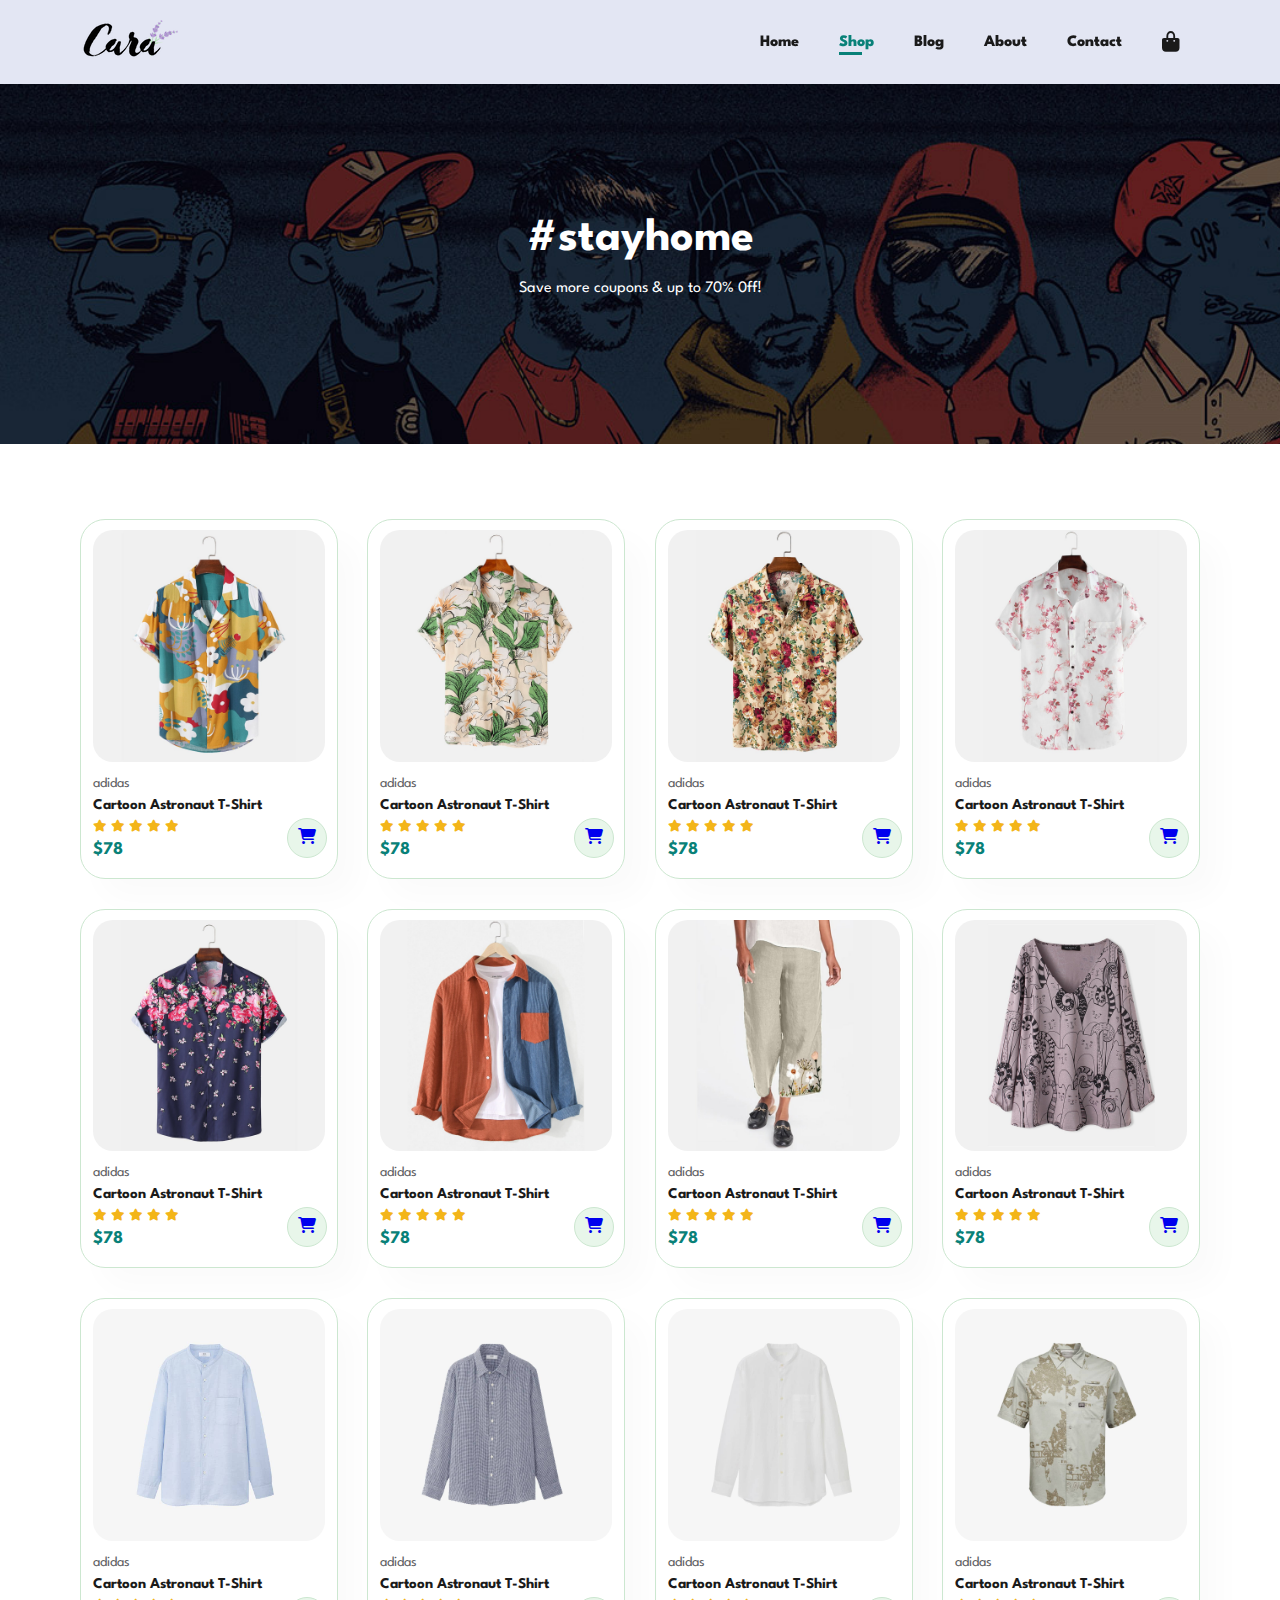
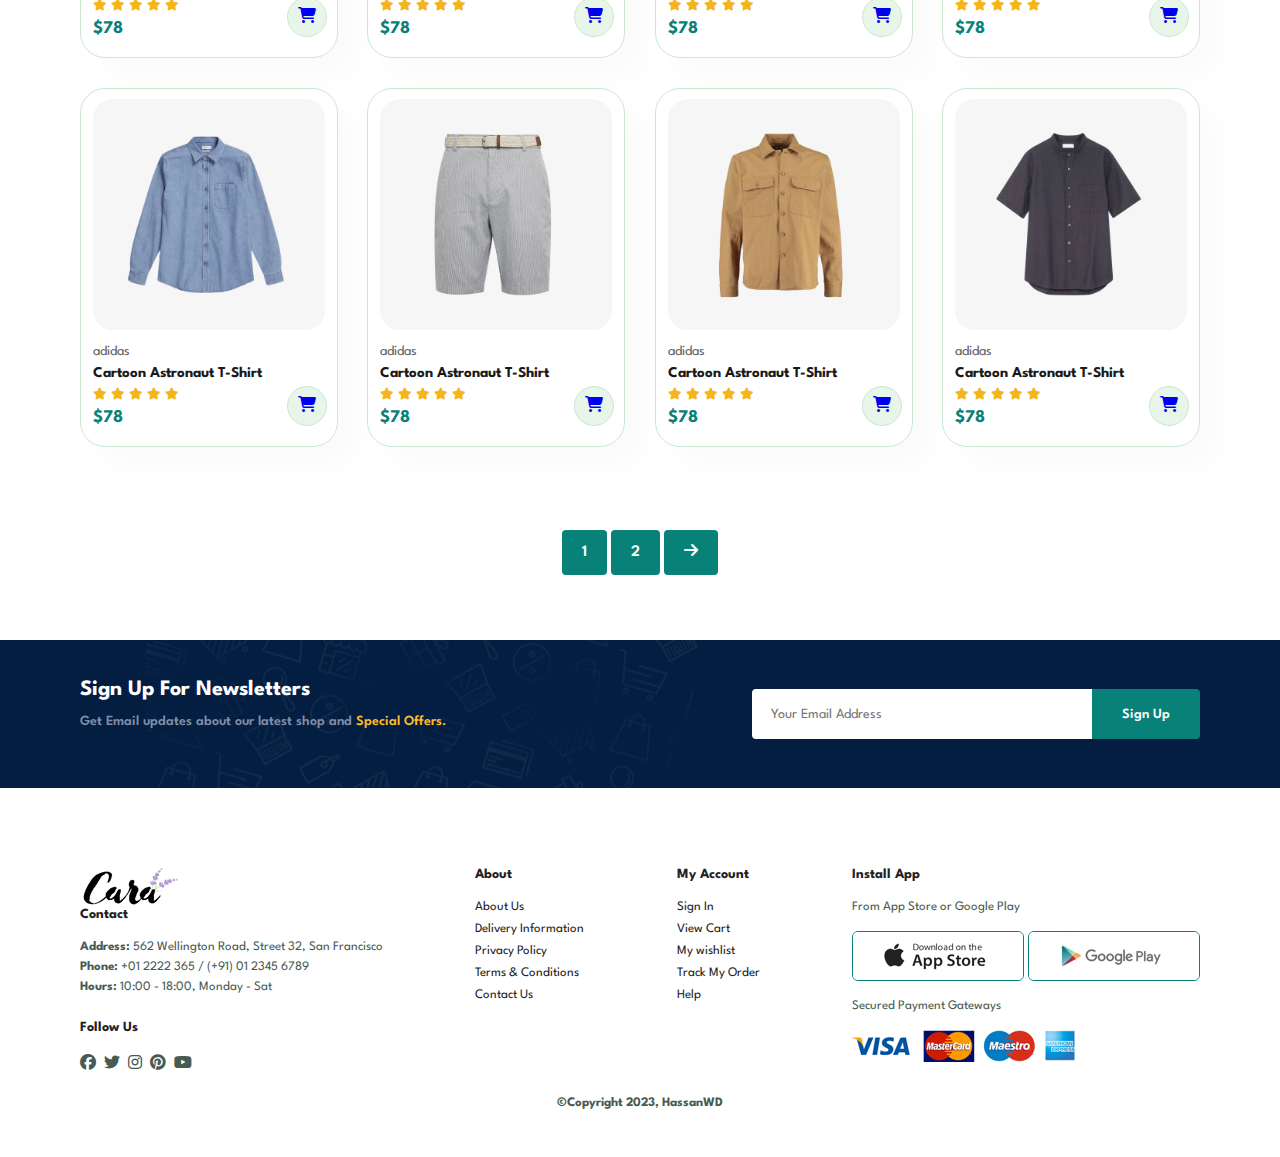
<file: shop.html>
<!DOCTYPE html>
<html lang="en">

<head>
    <meta charset="UTF-8" />
    <meta http-equiv="X-UA-Compatible" content="IE=edge" />
    <meta name="viewport" content="width=device-width, initial-scale=1.0" />
    <title>Shoppping Website</title>
    <!-- Font Awesome Icons -->
    <link rel="stylesheet" href="https://cdnjs.cloudflare.com/ajax/libs/font-awesome/6.2.1/css/all.min.css" />
    <!-- Css -->
    <link rel="stylesheet" href="style.css" />
</head>

<body>
    <!-- Header -->

    <section id="header">
        <a href="#"><img src="imgs/logo.png" class="logo" alt="Logo" /></a>

        <div>
            <ul id="navbar">
                <li><a href="index.html">Home</a></li>
                <li><a href="shop.html" class="active">Shop</a></li>
                <li><a href="blog.html">Blog</a></li>
                <li><a href="about.html">About</a></li>
                <li><a href="contact.html">Contact</a></li>
                <li id="lg-bag"><a href="cart.html"><i class="fa-solid fa-bag-shopping cart"></i></a></li>
                <a href="#" id="close"><i class="fa-solid fa-xmark"></i></a>
            </ul>
        </div>
        <div id="mobile">
            <a href="cart.html"><i class="fa-solid fa-bag-shopping cart"></i></a>
            <i id="bar" class="fas fa-outdent"></i>
        </div>
    </section>

    <!-- Hero -->

    <section id="page-header">
        <h2>#stayhome</h2>
        <p>Save more coupons & up to 70% 0ff!</p>
    </section>


    <!-- Featured Products -->

    <section id="product1" class="section-p1">
        <div class="pro-container">

            <div class="pro" onclick="window.location.href='singleproduct.html'">
                <img src="imgs//products/f1.jpg" alt="">
                <div class="des">
                    <span>adidas</span>
                    <h5>Cartoon Astronaut T-Shirt</h5>
                    <div class="star">
                        <i class="fa-solid fa-star"></i>
                        <i class="fa-solid fa-star"></i>
                        <i class="fa-solid fa-star"></i>
                        <i class="fa-solid fa-star"></i>
                        <i class="fa-solid fa-star"></i>
                    </div>
                    <h4>$78</h4>
                </div>
                <div class="fe-cart">
                    <a href="#"><i class="fa-solid fa-cart-shopping"></i></a>
                </div>
            </div>

            <div class="pro">
                <img src="imgs//products/f2.jpg" alt="">
                <div class="des">
                    <span>adidas</span>
                    <h5>Cartoon Astronaut T-Shirt</h5>
                    <div class="star">
                        <i class="fa-solid fa-star"></i>
                        <i class="fa-solid fa-star"></i>
                        <i class="fa-solid fa-star"></i>
                        <i class="fa-solid fa-star"></i>
                        <i class="fa-solid fa-star"></i>
                    </div>
                    <h4>$78</h4>
                </div>
                <div class="fe-cart">
                    <a href="#"><i class="fa-solid fa-cart-shopping"></i></a>
                </div>
            </div>

            <div class="pro">
                <img src="imgs//products/f3.jpg" alt="">
                <div class="des">
                    <span>adidas</span>
                    <h5>Cartoon Astronaut T-Shirt</h5>
                    <div class="star">
                        <i class="fa-solid fa-star"></i>
                        <i class="fa-solid fa-star"></i>
                        <i class="fa-solid fa-star"></i>
                        <i class="fa-solid fa-star"></i>
                        <i class="fa-solid fa-star"></i>
                    </div>
                    <h4>$78</h4>
                </div>
                <div class="fe-cart">
                    <a href="#"><i class="fa-solid fa-cart-shopping"></i></a>
                </div>
            </div>

            <div class="pro">
                <img src="imgs//products/f4.jpg" alt="">
                <div class="des">
                    <span>adidas</span>
                    <h5>Cartoon Astronaut T-Shirt</h5>
                    <div class="star">
                        <i class="fa-solid fa-star"></i>
                        <i class="fa-solid fa-star"></i>
                        <i class="fa-solid fa-star"></i>
                        <i class="fa-solid fa-star"></i>
                        <i class="fa-solid fa-star"></i>
                    </div>
                    <h4>$78</h4>
                </div>
                <div class="fe-cart">
                    <a href="#"><i class="fa-solid fa-cart-shopping"></i></a>
                </div>
            </div>

            <div class="pro">
                <img src="imgs//products/f5.jpg" alt="">
                <div class="des">
                    <span>adidas</span>
                    <h5>Cartoon Astronaut T-Shirt</h5>
                    <div class="star">
                        <i class="fa-solid fa-star"></i>
                        <i class="fa-solid fa-star"></i>
                        <i class="fa-solid fa-star"></i>
                        <i class="fa-solid fa-star"></i>
                        <i class="fa-solid fa-star"></i>
                    </div>
                    <h4>$78</h4>
                </div>
                <div class="fe-cart">
                    <a href="#"><i class="fa-solid fa-cart-shopping"></i></a>
                </div>
            </div>

            <div class="pro">
                <img src="imgs//products/f6.jpg" alt="">
                <div class="des">
                    <span>adidas</span>
                    <h5>Cartoon Astronaut T-Shirt</h5>
                    <div class="star">
                        <i class="fa-solid fa-star"></i>
                        <i class="fa-solid fa-star"></i>
                        <i class="fa-solid fa-star"></i>
                        <i class="fa-solid fa-star"></i>
                        <i class="fa-solid fa-star"></i>
                    </div>
                    <h4>$78</h4>
                </div>
                <div class="fe-cart">
                    <a href="#"><i class="fa-solid fa-cart-shopping"></i></a>
                </div>
            </div>

            <div class="pro">
                <img src="imgs//products/f7.jpg" alt="">
                <div class="des">
                    <span>adidas</span>
                    <h5>Cartoon Astronaut T-Shirt</h5>
                    <div class="star">
                        <i class="fa-solid fa-star"></i>
                        <i class="fa-solid fa-star"></i>
                        <i class="fa-solid fa-star"></i>
                        <i class="fa-solid fa-star"></i>
                        <i class="fa-solid fa-star"></i>
                    </div>
                    <h4>$78</h4>
                </div>
                <div class="fe-cart">
                    <a href="#"><i class="fa-solid fa-cart-shopping"></i></a>
                </div>
            </div>

            <div class="pro">
                <img src="imgs//products/f8.jpg" alt="">
                <div class="des">
                    <span>adidas</span>
                    <h5>Cartoon Astronaut T-Shirt</h5>
                    <div class="star">
                        <i class="fa-solid fa-star"></i>
                        <i class="fa-solid fa-star"></i>
                        <i class="fa-solid fa-star"></i>
                        <i class="fa-solid fa-star"></i>
                        <i class="fa-solid fa-star"></i>
                    </div>
                    <h4>$78</h4>
                </div>
                <div class="fe-cart">
                    <a href="#"><i class="fa-solid fa-cart-shopping"></i></a>
                </div>
            </div>

            <div class="pro">
                <img src="imgs//products/n1.jpg" alt="">
                <div class="des">
                    <span>adidas</span>
                    <h5>Cartoon Astronaut T-Shirt</h5>
                    <div class="star">
                        <i class="fa-solid fa-star"></i>
                        <i class="fa-solid fa-star"></i>
                        <i class="fa-solid fa-star"></i>
                        <i class="fa-solid fa-star"></i>
                        <i class="fa-solid fa-star"></i>
                    </div>
                    <h4>$78</h4>
                </div>
                <div class="fe-cart">
                    <a href="#"><i class="fa-solid fa-cart-shopping"></i></a>
                </div>
            </div>

            <div class="pro">
                <img src="imgs//products/n2.jpg" alt="">
                <div class="des">
                    <span>adidas</span>
                    <h5>Cartoon Astronaut T-Shirt</h5>
                    <div class="star">
                        <i class="fa-solid fa-star"></i>
                        <i class="fa-solid fa-star"></i>
                        <i class="fa-solid fa-star"></i>
                        <i class="fa-solid fa-star"></i>
                        <i class="fa-solid fa-star"></i>
                    </div>
                    <h4>$78</h4>
                </div>
                <div class="fe-cart">
                    <a href="#"><i class="fa-solid fa-cart-shopping"></i></a>
                </div>
            </div>

            <div class="pro">
                <img src="imgs//products/n3.jpg" alt="">
                <div class="des">
                    <span>adidas</span>
                    <h5>Cartoon Astronaut T-Shirt</h5>
                    <div class="star">
                        <i class="fa-solid fa-star"></i>
                        <i class="fa-solid fa-star"></i>
                        <i class="fa-solid fa-star"></i>
                        <i class="fa-solid fa-star"></i>
                        <i class="fa-solid fa-star"></i>
                    </div>
                    <h4>$78</h4>
                </div>
                <div class="fe-cart">
                    <a href="#"><i class="fa-solid fa-cart-shopping"></i></a>
                </div>
            </div>

            <div class="pro">
                <img src="imgs//products/n4.jpg" alt="">
                <div class="des">
                    <span>adidas</span>
                    <h5>Cartoon Astronaut T-Shirt</h5>
                    <div class="star">
                        <i class="fa-solid fa-star"></i>
                        <i class="fa-solid fa-star"></i>
                        <i class="fa-solid fa-star"></i>
                        <i class="fa-solid fa-star"></i>
                        <i class="fa-solid fa-star"></i>
                    </div>
                    <h4>$78</h4>
                </div>
                <div class="fe-cart">
                    <a href="#"><i class="fa-solid fa-cart-shopping"></i></a>
                </div>
            </div>

            <div class="pro">
                <img src="imgs//products/n5.jpg" alt="">
                <div class="des">
                    <span>adidas</span>
                    <h5>Cartoon Astronaut T-Shirt</h5>
                    <div class="star">
                        <i class="fa-solid fa-star"></i>
                        <i class="fa-solid fa-star"></i>
                        <i class="fa-solid fa-star"></i>
                        <i class="fa-solid fa-star"></i>
                        <i class="fa-solid fa-star"></i>
                    </div>
                    <h4>$78</h4>
                </div>
                <div class="fe-cart">
                    <a href="#"><i class="fa-solid fa-cart-shopping"></i></a>
                </div>
            </div>

            <div class="pro">
                <img src="imgs//products/n6.jpg" alt="">
                <div class="des">
                    <span>adidas</span>
                    <h5>Cartoon Astronaut T-Shirt</h5>
                    <div class="star">
                        <i class="fa-solid fa-star"></i>
                        <i class="fa-solid fa-star"></i>
                        <i class="fa-solid fa-star"></i>
                        <i class="fa-solid fa-star"></i>
                        <i class="fa-solid fa-star"></i>
                    </div>
                    <h4>$78</h4>
                </div>
                <div class="fe-cart">
                    <a href="#"><i class="fa-solid fa-cart-shopping"></i></a>
                </div>
            </div>

            <div class="pro">
                <img src="imgs//products/n7.jpg" alt="">
                <div class="des">
                    <span>adidas</span>
                    <h5>Cartoon Astronaut T-Shirt</h5>
                    <div class="star">
                        <i class="fa-solid fa-star"></i>
                        <i class="fa-solid fa-star"></i>
                        <i class="fa-solid fa-star"></i>
                        <i class="fa-solid fa-star"></i>
                        <i class="fa-solid fa-star"></i>
                    </div>
                    <h4>$78</h4>
                </div>
                <div class="fe-cart">
                    <a href="#"><i class="fa-solid fa-cart-shopping"></i></a>
                </div>
            </div>

            <div class="pro">
                <img src="imgs//products/n8.jpg" alt="">
                <div class="des">
                    <span>adidas</span>
                    <h5>Cartoon Astronaut T-Shirt</h5>
                    <div class="star">
                        <i class="fa-solid fa-star"></i>
                        <i class="fa-solid fa-star"></i>
                        <i class="fa-solid fa-star"></i>
                        <i class="fa-solid fa-star"></i>
                        <i class="fa-solid fa-star"></i>
                    </div>
                    <h4>$78</h4>
                </div>
                <div class="fe-cart">
                    <a href="#"><i class="fa-solid fa-cart-shopping"></i></a>
                </div>
            </div>

        </div>
    </section>

    <section id="pagination" class="section-p1">
        <a href="#">1</a>
        <a href="#">2</a>
        <a href="#"><i class="fa-sharp fa-solid fa-arrow-right"></i></a>
    </section>

    <!-- Newsletters -->

    <section id="newsletter" class="section-p1 section-m1">
        <div class="newstext">
            <h4>Sign Up For Newsletters</h4>
            <p>Get Email updates about our latest shop and <span>Special Offers.</span></p>
        </div>
        <div class="form">
            <input type="text" placeholder="Your Email Address">
            <button class="normal">Sign Up</button>
        </div>
    </section>

    <!-- Footer -->

    <footer class="section-p1">
        <div class="col">
            <img src="imgs/logo.png" alt="" class="logo">
            <h4>Contact</h4>
            <p><strong>Address:</strong> 562 Wellington Road, Street 32, San Francisco</p>
            <p><strong>Phone:</strong> +01 2222 365 / (+91) 01 2345 6789</p>
            <p><strong>Hours:</strong> 10:00 - 18:00, Monday - Sat</p>
            <div class="follow">
                <h4>Follow Us</h4>
                <div class="icons">
                    <i class="fa-brands fa-facebook"></i>
                    <i class="fa-brands fa-twitter"></i>
                    <i class="fa-brands fa-instagram"></i>
                    <i class="fa-brands fa-pinterest"></i>
                    <i class="fa-brands fa-youtube"></i>
                </div>
            </div>
        </div>

        <div class="col">
            <h4>About</h4>
            <a href="#">About Us</a>
            <a href="#">Delivery Information</a>
            <a href="#">Privacy Policy</a>
            <a href="#">Terms & Conditions</a>
            <a href="#">Contact Us</a>
        </div>

        <div class="col">
            <h4>My Account</h4>
            <a href="#">Sign In</a>
            <a href="#">View Cart</a>
            <a href="#">My wishlist</a>
            <a href="#">Track My Order</a>
            <a href="#">Help</a>
        </div>

        <div class="col install">
            <h4>Install App</h4>
            <p>From App Store or Google Play</p>
            <div class="row">
                <img src="imgs//pay/app.jpg" alt="">
                <img src="imgs//pay/play.jpg" alt="">
            </div>
            <p>Secured Payment Gateways</p>
            <img src="imgs//pay/pay.png" alt="">
        </div>

        <div class="copyright">
            <p>&#169;Copyright 2023, HassanWD</p>
        </div>
    </footer>


    <!-- JavaScript -->
    <script src="script.js"></script>
</body>

</html>
</file>
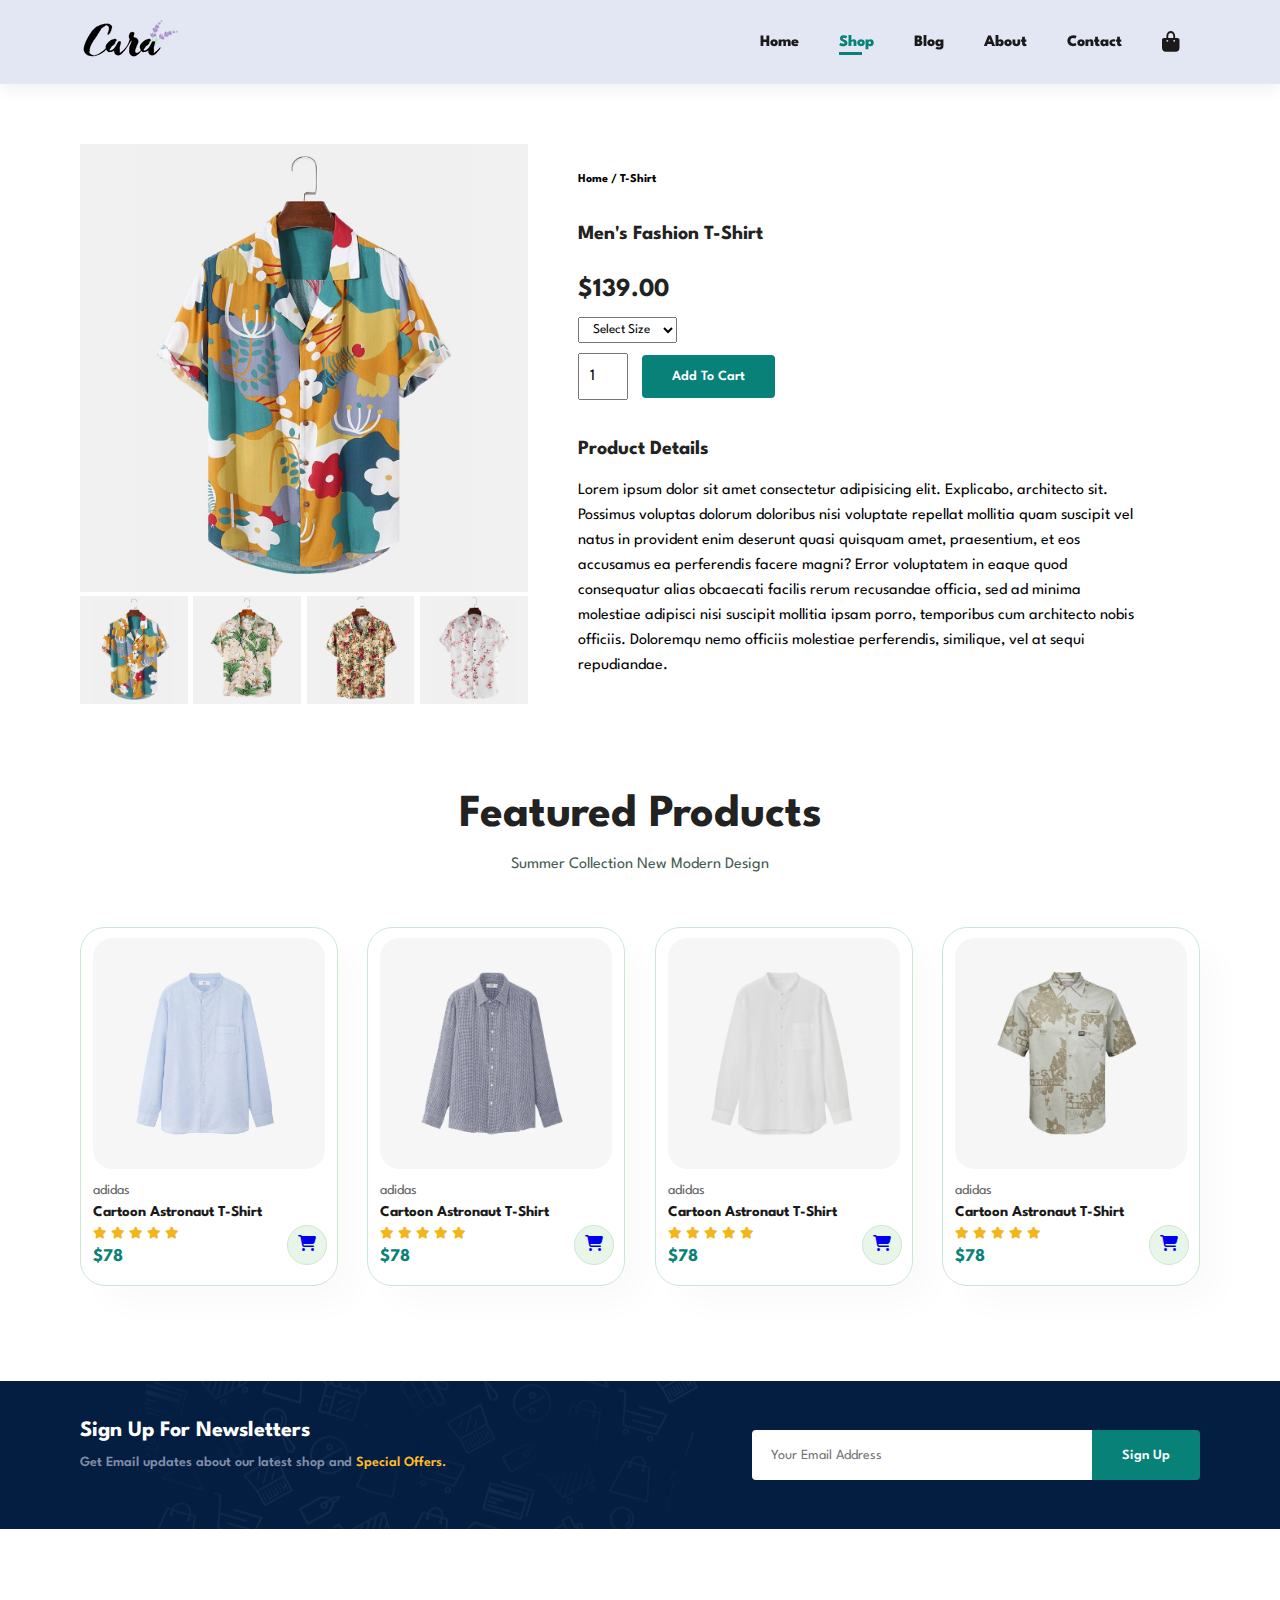
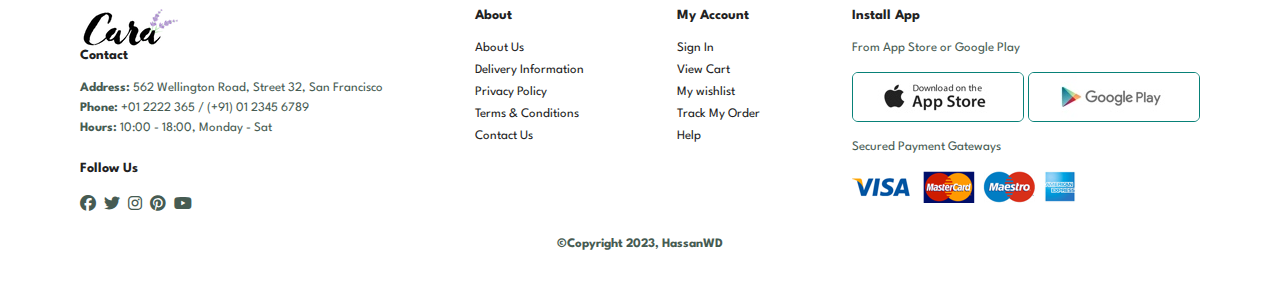
<file: singleproduct.html>
<!DOCTYPE html>
<html lang="en">

<head>
    <meta charset="UTF-8" />
    <meta http-equiv="X-UA-Compatible" content="IE=edge" />
    <meta name="viewport" content="width=device-width, initial-scale=1.0" />
    <title>Shoppping Website</title>
    <!-- Font Awesome Icons -->
    <link rel="stylesheet" href="https://cdnjs.cloudflare.com/ajax/libs/font-awesome/6.2.1/css/all.min.css" />
    <!-- Css -->
    <link rel="stylesheet" href="style.css" />
</head>

<body>
    <!-- Header -->

    <section id="header">
        <a href="#"><img src="imgs/logo.png" class="logo" alt="Logo" /></a>

        <div>
            <ul id="navbar">
                <li><a href="index.html">Home</a></li>
                <li><a href="shop.html" class="active">Shop</a></li>
                <li><a href="blog.html">Blog</a></li>
                <li><a href="about.html">About</a></li>
                <li><a href="contact.html">Contact</a></li>
                <li id="lg-bag"><a href="cart.html"><i class="fa-solid fa-bag-shopping cart"></i></a></li>
                <a href="#" id="close"><i class="fa-solid fa-xmark"></i></a>
            </ul>
        </div>
        <div id="mobile">
            <a href="cart.html"><i class="fa-solid fa-bag-shopping cart"></i></a>
            <i id="bar" class="fas fa-outdent"></i>
        </div>
    </section>

    <!-- Product Details -->

    <section id="prodetails" class="section-p1">
        <div class="single-pro-image">
            <img src="imgs/products/f1.jpg" width="100%" id="main-img" alt="">

            <div class="small-img-group">
                <div class="small-img-col">
                    <img src="imgs//products/f1.jpg" width="100%" class="small-img" alt="">
                </div>
                <div class="small-img-col">
                    <img src="imgs//products/f2.jpg" width="100%" class="small-img" alt="">
                </div>
                <div class="small-img-col">
                    <img src="imgs//products/f3.jpg" width="100%" class="small-img" alt="">
                </div>
                <div class="small-img-col">
                    <img src="imgs//products/f4.jpg" width="100%" class="small-img" alt="">
                </div>
            </div>
        </div>

        <div class="single-pro-details">
            <h6>Home / T-Shirt</h6>
            <h4>Men's Fashion T-Shirt</h4>
            <h2>$139.00</h2>
            <select>
                <option>Select Size</option>
                <option>XL</option>
                <option>XXL</option>
                <option>Small</option>
                <option>Large</option>
            </select>
            <input type="number" value="1">
            <button class="normal">Add To Cart</button>
            <h4>Product Details</h4>
            <span>Lorem ipsum dolor sit amet consectetur adipisicing elit. Explicabo, architecto sit. Possimus voluptas dolorum doloribus nisi voluptate repellat mollitia quam suscipit vel natus in provident enim deserunt quasi quisquam amet, praesentium, et eos accusamus ea perferendis facere magni? Error voluptatem in eaque quod consequatur alias obcaecati facilis rerum recusandae officia, sed ad minima molestiae adipisci nisi suscipit mollitia ipsam porro, temporibus cum architecto nobis officiis. Doloremqu nemo officiis molestiae perferendis, similique, vel at sequi repudiandae.</span>
        </div>
    </section>

    <section id="product1" class="section-p1">
        <h2>Featured Products</h2>
        <p>Summer Collection New Modern Design</p>

        <div class="pro-container">

            <div class="pro">
                <img src="imgs//products/n1.jpg" alt="">
                <div class="des">
                    <span>adidas</span>
                    <h5>Cartoon Astronaut T-Shirt</h5>
                    <div class="star">
                        <i class="fa-solid fa-star"></i>
                        <i class="fa-solid fa-star"></i>
                        <i class="fa-solid fa-star"></i>
                        <i class="fa-solid fa-star"></i>
                        <i class="fa-solid fa-star"></i>
                    </div>
                    <h4>$78</h4>
                </div>
                <div class="fe-cart">
                    <a href="#"><i class="fa-solid fa-cart-shopping"></i></a>
                </div>
            </div>

            <div class="pro">
                <img src="imgs//products/n2.jpg" alt="">
                <div class="des">
                    <span>adidas</span>
                    <h5>Cartoon Astronaut T-Shirt</h5>
                    <div class="star">
                        <i class="fa-solid fa-star"></i>
                        <i class="fa-solid fa-star"></i>
                        <i class="fa-solid fa-star"></i>
                        <i class="fa-solid fa-star"></i>
                        <i class="fa-solid fa-star"></i>
                    </div>
                    <h4>$78</h4>
                </div>
                <div class="fe-cart">
                    <a href="#"><i class="fa-solid fa-cart-shopping"></i></a>
                </div>
            </div>

            <div class="pro">
                <img src="imgs//products/n3.jpg" alt="">
                <div class="des">
                    <span>adidas</span>
                    <h5>Cartoon Astronaut T-Shirt</h5>
                    <div class="star">
                        <i class="fa-solid fa-star"></i>
                        <i class="fa-solid fa-star"></i>
                        <i class="fa-solid fa-star"></i>
                        <i class="fa-solid fa-star"></i>
                        <i class="fa-solid fa-star"></i>
                    </div>
                    <h4>$78</h4>
                </div>
                <div class="fe-cart">
                    <a href="#"><i class="fa-solid fa-cart-shopping"></i></a>
                </div>
            </div>

            <div class="pro">
                <img src="imgs//products/n4.jpg" alt="">
                <div class="des">
                    <span>adidas</span>
                    <h5>Cartoon Astronaut T-Shirt</h5>
                    <div class="star">
                        <i class="fa-solid fa-star"></i>
                        <i class="fa-solid fa-star"></i>
                        <i class="fa-solid fa-star"></i>
                        <i class="fa-solid fa-star"></i>
                        <i class="fa-solid fa-star"></i>
                    </div>
                    <h4>$78</h4>
                </div>
                <div class="fe-cart">
                    <a href="#"><i class="fa-solid fa-cart-shopping"></i></a>
                </div>
            </div>          

        </div>
    </section>

    <!-- Newsletters -->

    <section id="newsletter" class="section-p1 section-m1">
        <div class="newstext">
            <h4>Sign Up For Newsletters</h4>
            <p>Get Email updates about our latest shop and <span>Special Offers.</span></p>
        </div>
        <div class="form">
            <input type="text" placeholder="Your Email Address">
            <button class="normal">Sign Up</button>
        </div>
    </section>

    <!-- Footer -->

    <footer class="section-p1">
        <div class="col">
            <img src="imgs/logo.png" alt="" class="logo">
            <h4>Contact</h4>
            <p><strong>Address:</strong> 562 Wellington Road, Street 32, San Francisco</p>
            <p><strong>Phone:</strong> +01 2222 365 / (+91) 01 2345 6789</p>
            <p><strong>Hours:</strong> 10:00 - 18:00, Monday - Sat</p>
            <div class="follow">
                <h4>Follow Us</h4>
                <div class="icons">
                    <i class="fa-brands fa-facebook"></i>
                    <i class="fa-brands fa-twitter"></i>
                    <i class="fa-brands fa-instagram"></i>
                    <i class="fa-brands fa-pinterest"></i>
                    <i class="fa-brands fa-youtube"></i>
                </div>
            </div>
        </div>

        <div class="col">
            <h4>About</h4>
            <a href="#">About Us</a>
            <a href="#">Delivery Information</a>
            <a href="#">Privacy Policy</a>
            <a href="#">Terms & Conditions</a>
            <a href="#">Contact Us</a>
        </div>

        <div class="col">
            <h4>My Account</h4>
            <a href="#">Sign In</a>
            <a href="#">View Cart</a>
            <a href="#">My wishlist</a>
            <a href="#">Track My Order</a>
            <a href="#">Help</a>
        </div>

        <div class="col install">
            <h4>Install App</h4>
            <p>From App Store or Google Play</p>
            <div class="row">
                <img src="imgs//pay/app.jpg" alt="">
                <img src="imgs//pay/play.jpg" alt="">
            </div>
            <p>Secured Payment Gateways</p>
            <img src="imgs//pay/pay.png" alt="">
        </div>

        <div class="copyright">
            <p>&#169;Copyright 2023, HassanWD</p>
        </div>
    </footer>


    <script>
        var MainImg = document.getElementById("main-img");
        var SmallImg = document.getElementsByClassName("small-img");

        SmallImg[0].onclick = function(){
            MainImg.src = SmallImg[0].src;
        }

        SmallImg[1].onclick = function(){
            MainImg.src = SmallImg[1].src;
        }

        SmallImg[2].onclick = function(){
            MainImg.src = SmallImg[2].src;
        }

        SmallImg[3].onclick = function(){
            MainImg.src = SmallImg[3].src;
        }


    </script>


    <!-- JavaScript -->
    <script src="script.js"></script>
</body>

</html>
</file>
<file: style.css>
@import url('https://fonts.googleapis.com/css2?family=Spartan:wght@100;200;300;400;500;600;700;800;900&display=swap');

/* Global */

*{
    margin: 0;
    padding: 0;
    box-sizing: border-box;
    font-family: 'Spartan', sans-serif;
}

h1{
    font-size: 50px;
    line-height: 64px;
    color: #222;
}

h2{
    font-size: 46px;
    line-height: 54px;
    color: #222;
}

h3{
    font-size: 30px;
    line-height: 40px;
    color: #222;
}

h4{
    font-size: 20px;
    color: #222;
}

h6{
    font-size: 12px;
    font-weight: 12px;
}

p{
    font-size: 16px;
    color: #465b52;
    margin: 15px 0 20px 0;
}

body{
    width: 100%;
}

.section-p1{
    padding: 40px 80px;
}

.section-m1{
    margin: 40px 0;
}

button.normal{
    font-size: 14px;
    font-weight: 600;
    padding: 15px 30px;
    color: #000;
    background-color: #fff;
    border-radius: 4px;
    cursor: pointer;
    border: none;
    outline: none;
    transition: 0.2s;
}

button.white{
    font-size: 13px;
    font-weight: 600;
    padding: 11px 18px;
    color: #fff;
    background-color: transparent;
    cursor: pointer;
    border: 1px solid #fff;
    outline: none;
    transition: 0.2s;
}

/* Header */

#header{
    display: flex;
    align-items: center;
    justify-content: space-between;
    padding: 20px 80px;
    background: #e3e6f3;
    box-shadow: 0 5px 15px rgba(0, 0, 0, 0.06);
    z-index: 999;
    position: sticky;
    top: 0;
    left: 0;
}

#navbar{
    display: flex;
    align-items: center;
    justify-content: center;
}

#navbar li{
    list-style: none;
    padding: 0 20px;
    position: relative;
}

#navbar li a{
    text-decoration: none;
    font-size: 16px;
    font-weight: 800;
    color: #1a1a1a;
    transition: 0.3s ease;
}

#navbar li a .cart{
    font-size: 20px;
}

#navbar li a:hover,
#navbar li a.active{
    color: #088178;
}

#navbar li a.active::after,
#navbar li a:hover::after{
    content: "";
    width: 30%;
    height: 3px;
    background: #088178;
    position: absolute;
    bottom: -5px;
    left: 20px;
}

#mobile,
#close{
    display: none;
    align-items: center;
}

/* Hero */

#hero{
    background-image: url("imgs//hero4.png");
    height: 90vh;
    width: 100%;
    background-size: cover;
    background-position: top 25% right 0;
    padding: 0 80px;
    display: flex;
    flex-direction: column;
    align-items: flex-start;
    justify-content: center;
}

#hero h4{
    padding-bottom: 15px;
}

#hero h1{
    color: #088178;
}

#hero button{
    background-image: url(imgs//button.png);
    background-color: transparent;
    color: #088178;
    border: 0;
    padding: 14px 80px 14px 65px;
    cursor: pointer;
    font-weight: 700;
    font-size: 15px;
    background-repeat: no-repeat
}

/* Features */

#feature{
    display: flex;
    align-items: center;
    justify-content: space-between;
    flex-wrap: wrap;
}

#feature .fe-box{
    width: 230px;
    text-align: center;
    padding: 25px 15px;
    box-shadow: 20px 20px 34px rgba(0, 0, 0, 0.03);
    border: 1px solid #cce7d0;
    border-radius: 4px;
    margin: 15px 0;
}

#feature .fe-box:hover{
    box-shadow: 10px 10px 54px rgba(70, 62, 221, 0.1);
}

#feature .fe-box img{
    width: 100%;
    margin-bottom: 10px;
}

#feature .fe-box h6{
    display: inline-block;
    background-color: #fddde4;
    padding: 9px 8px 6px 8px;
    border-radius: 4px;
    color: #088178;
    line-height: 1;
}

#feature .fe-box:nth-child(2) h6{
    background-color: #cdebbc;
}

#feature .fe-box:nth-child(3) h6{
    background-color: #d1e5f2;
}
#feature .fe-box:nth-child(4) h6{
    background-color: #cdd4f8;
}
#feature .fe-box:nth-child(5) h6{
    background-color: #f6dbf6;
}
#feature .fe-box:nth-child(6) h6{
    background-color: #fff2e5;
}

/* Featured Products */

#product1{
    text-align: center;
}

#product1 .pro-container{
    display: flex;
    justify-content: space-between;
    padding-top: 20px;
    flex-wrap: wrap;
}

#product1 .pro{
    width: 23%;
    min-width: 250px;
    padding: 10px 12px;
    border: 1px solid #cce7d0;
    border-radius: 25px;
    cursor: pointer;
    box-shadow: 20px 20px 30px rgba(0, 0, 0, 0.02);
    margin: 15px 0;
    transition: 0.2s ease;
    position: relative;
}

#product1 .pro img{
    width: 100%;
    border-radius: 20px;
}

#product1 .pro:hover{
    box-shadow: 20px 20px 30px rgba(0, 0, 0, 0.06);
}

#product1 .pro .des{
    text-align: start;
    padding: 10px 0;
}

#product1 .pro .des span{
    color: #606063;
    font-size: 14px;
}

#product1 .pro .des h5{
    color: #1a1a1a;
    padding: 7px 0;
    font-size: 15px;
}

#product1 .pro .des i{
    font-size: 12px;
    color: rgb(243, 181, 25);
}

#product1 .pro .des h4{
    padding-top: 7px;
    font-size: 18px;
    font-weight: 700;
    color: #088178;
}

#product1 .pro .fe-cart{
    width: 40px;
    height: 40px;
    line-height: 40px;
    border-radius: 50px;
    background-color: #e8f6ea;
    font-weight: 500;
    color: #088178;
    border: 1px solid #cce7d0;
    position: absolute;
    bottom: 20px;
    right: 10px;
}

#product1 .pro .fe-cart:hover,
#product1 .pro .fe-cart:hover a i{
    background-color: #088178;
    color: white;
}

/* Banner */

#banner{
    display: flex;
    flex-direction: column;
    justify-content: center;
    text-align: center;
    align-items: center;
    background-image: url(imgs/banner/b2.jpg);
    width: 100%;
    height: 49vh;
    background-size: cover;
    background-position: center;
}

#banner h4{
    color: #fff;
    font-size: 16px;
}

#banner h2{
    color: #fff;
    font-size: 30px;
    padding: 10px 0;
}

#banner h2 span{
    color: #ef3636;
}

#banner button:hover{
    background-color: #088178;
    color: white;
}

/* Banners */

#sm-banner{
    display: flex;
    justify-content: space-between;
    flex-wrap: wrap;
}

#sm-banner .banner-box{
    display: flex;
    flex-direction: column;
    justify-content: center;
    align-items: flex-start;
    background-image: url(imgs/banner/b17.jpg);
    min-width: 48%;
    height: 50vh;
    background-size: cover;
    background-position: center;
    padding: 30px;
}

#sm-banner .banner-box2{
    background-image: url(imgs//banner/b10.jpg);
}

#sm-banner h4{
    color: white;
    font-size: 20px;
    font-weight: 300;
}

#sm-banner h2{
    color: white;
    font-size: 28px;
    font-weight: 800;
}

#sm-banner span{
    color: white;
    font-size: 15px;
    font-weight: 500;
    padding-bottom: 15px;
}

#sm-banner .banner-box:hover button{
    background-color: #088178;
    border: 1px solid #088178;
}



#banner3{
    display: flex;
    justify-content: space-between;
    flex-wrap: wrap;
    padding: 0 80px;
}

#banner3 .banner-box{
    display: flex;
    flex-direction: column;
    justify-content: center;
    align-items: flex-start;
    background-image: url(imgs/banner/b7.jpg);
    min-width: 30%;
    height: 30vh;
    background-size: cover;
    background-position: center;
    padding: 20px;
    margin-bottom: 20px;
}

#banner3 .banner-box2{
    background-image: url(imgs//banner/b4.jpg);
}

#banner3 .banner-box3{
    background-image: url(imgs//banner/b18.jpg);
}

#banner3 .banner-box h2{
    color: white;
    font-weight: 900;
    font-size: 22px;
}

#banner3 .banner-box h3{
    color: #ec544e;
    font-weight: 800;
    font-size: 15px;
}

/* Newsletters */

#newsletter{
    display: flex;
    justify-content: space-between;
    flex-wrap: wrap;
    align-items: center;
    background-image: url(imgs//banner/b14.png);
    background-repeat: no-repeat;
    background-position: 20% 30%;
    background-color: #041e42;
}

#newsletter h4{
    font-size: 22px;
    color: white;
    font-weight: 700;
}

#newsletter p{
    font-size: 14px;
    color: #818ea8;
    font-weight: 600;
}

#newsletter p span{
    color: #ffbd27;
}

#newsletter .form{
    display: flex;
    width: 40%;
}

#newsletter input{
    height: 3.125rem;
    padding: 0 1.25em;
    font-size: 14px;
    width: 100%;
    border: 1px solid transparent;
    border-radius: 4px;
    outline: none;
    border-top-right-radius: 0;
    border-bottom-right-radius: 0;
}

#newsletter button{
    background-color: #088178;
    color: white;
    white-space: nowrap;
    border-top-left-radius: 0;
    border-bottom-left-radius: 0;
}

/* Footer */

footer{
    display: flex;
    flex-wrap: wrap;
    justify-content: space-between;
}

footer .col{
    display: flex;
    flex-direction: column;
    align-items: flex-start;
    margin-bottom: 20px;
}

footer .log0{
    margin-bottom: 30px;
}

footer h4{
    font-size: 14px;
    padding-bottom: 20px;
}

footer p{
    font-size: 13px;
    margin: 0 0 8px 0;
}

footer a{
    font-size: 13px;
    margin: 0 0 8px 0;
    text-decoration: none;
    color: #222;
    margin-bottom: 10px;
}

footer .follow{
    margin-top: 20px;
}

footer .follow i{
    color: #465b52;
    padding-right: 4px;
    cursor: pointer;
}  

footer .install .row img{
    border: 1px solid #088178;
    border-radius: 6px;
}

footer .install img{
    margin: 10px 0 15px 0;
}

footer .follow i:hover,
footer a:hover{
    color: #088178;
}

footer .copyright{
    width: 100%;
    text-align: center;
    font-weight: bold;
}


/* Shop */

#page-header{
    background-image: url(imgs/banner/b1.jpg);
    width: 100%;
    height: 40vh;
    /* background-position: center; */
    background-size: cover;
    display: flex;
    justify-content: center;
    align-items: center;
    flex-direction: column;
    padding: 14px;
}

#page-header h2,
#page-header p{
    color: #fff;
}

#pagination{
    text-align: center;
}

#pagination a{
    text-decoration: none;
    background-color: #088178;
    padding: 15px 20px;
    border-radius: 4px;
    color: white;
    font-weight: 600;
}

#pagination a i{
    font-size: 16px;
    font-weight: 600;
}

/* Single Product */

#prodetails{
    display: flex;
    margin-top: 20px;
}

#prodetails .single-pro-image{
    width: 40%;
    margin-right: 50px;
}

.small-img-group{
    display: flex;
    justify-content: space-between;
}

.small-img-col{
    flex-basis: 24%;
    cursor: pointer;
}

#prodetails .single-pro-details{
    width: 50%;
    padding-top: 30px;
}

#prodetails .single-pro-details h4{
    padding: 40px 0 20px 0;
}

#prodetails .single-pro-details h2{
    font-size: 26px;
}

#prodetails .single-pro-details select{
    display: block;
    padding: 5px 10px;
    margin-bottom: 10px;
} 
#prodetails .single-pro-details input{
    width: 50px;
    height: 47px;
    padding-left: 10px;
    font-size: 16px;
    margin-right: 10px;
}

#prodetails .single-pro-details input:focus{
    outline: none;
}

#prodetails .single-pro-details button{
    background-color: #088178;
    color: white;
}

#prodetails .single-pro-details span{
    line-height: 25px;
}

/* Blog */

#page-header.blog-header{
    background-image: url(imgs/banner/b19.jpg);
}

#blog{
    padding: 150px 150px 0 150px;
}

#blog .blog-box{
    display: flex;
    align-items: center;
    width: 100%;
    position: relative;
    padding-bottom: 90px;
}

#blog .blog-img{
    width: 50%;
    margin-right: 40px;
}

#blog img{
    width: 100%;
    height: 500px;
    object-fit: cover;
}

#blog .blog-details{
    width: 50%;
}

#blog .blog-details a{
    text-decoration: none;
    font-size: 14px;
    color: black;
    font-weight: 800;
    position: relative;
    transition: 0.3s;
}

#blog .blog-details a::after{
    content: "";
    width: 50px;
    height: 2px;
    background-color: black;
    position: absolute;
    top: 4px;
    right: -60px;
}

#blog .blog-details a:hover{
    color: #088178;
}

#blog .blog-details a:hover::after{
    background-color: #088178;
}

#blog .blog-box h4{
    font-size: 24px;
}

#blog .blog-box p{
    font-size: 20px;
}

#blog .blog-box h1{
    position: absolute;
    top: -40px;
    left: 0;
    font-size: 70px;
    font-weight: 700;
    color: #c9cbce;
    z-index: -9;
}

/* About */

#page-header.about-header{
    background-image: url(imgs/about/banner.png);
}

#about-head{
    display: flex;
    align-items: center;
}

#about-head img{
    width: 50%;
    height: auto;
}

#about-head div{
    padding-left: 40px;
}

#about-app{
    text-align: center;
}

#about-app .video{
    width: 70%;
    height: 100%;
    margin: 30px auto 0 auto;
}

#about-app .video video{
    width: 100%;
    height: 100%;
    margin-top: 30px;
    border-radius: 20px;
}

/* Contact */

#contact-details{
    display: flex;
    align-items: center;
    justify-content: space-between;
}

#contact-details .details{
    width: 40%;
}

#contact-details .details span,
#form-details form span{
    font-size: 12px;
}

#contact-details .details h2,
#form-details form h2{
    font-size: 26px;
    line-height: 35px;
    padding: 20px 0;
}

#contact-details .details h1{
    font-size: 18px;
    padding-bottom: 15px;
}

#contact-details .details li{
    list-style: none;
    display: flex;
    padding: 10px 0;
}

#contact-details .details li i{
    font-size: 17px;
    padding-right: 22px;
}

#contact-details .details li p{
    font-size: 15px;
    margin: 0;
}

#contact-details .map{
    width: 55%;
    height: 400px;
}

#contact-details .map iframe{
    width: 100%;
    height: 100%;
}

#form-details{
    display: flex;
    justify-content: space-between;
    margin: 30px;
    padding: 80px;
    border: 1px solid #e1e1e1;
}


#form-details form{
    width: 65%;
    display: flex;
    flex-direction: column;
    align-items: flex-start;
}

#form-details form input,
#form-details form textarea{
    width: 100%;
    padding: 12px 15px;
    outline: none;
    margin-bottom: 20px;
    border: 1px solid #e1e1e1;
}

#form-details form button{
    background-color: #088178;
    color: white;
}

#form-details .people{
    padding-top: 40px;
}

#form-details .people div{
    padding-bottom:25px;
    display: flex;
    align-items: flex-start;
}

#form-details .people div img{
    width: 65px;
    height: 65px;
    object-fit: cover;
    margin-right: 15px;
}

#form-details .people div p{
    margin: 0;
    font-size: 13px;
    line-height: 25px;
    font-weight: 600;
}

#form-details .people div p span{
    display: block;
    font-weight: 700;
    font-size: 16px;
    color: #000;
}


/* Cart */

#cart{
    overflow-x: auto;
}

#cart table{
    width: 100%;
    border-collapse: collapse;
    table-layout: fixed;
    white-space: nowrap;
}

#cart table img{
    width: 70px;
}

#cart table td:nth-child(1){
    width: 100px;
    text-align: center;
}

#cart table td:nth-child(2){
    width: 150px;
    text-align: center;
}

#cart table td:nth-child(3){
    width: 250px;
    text-align: center;
}

#cart table td:nth-child(4),
#cart table td:nth-child(5),
#cart table td:nth-child(6){
    width: 150px;
    text-align: center;
}

#cart table td:nth-child(5) input{
    width: 70px;
    padding: 10px 5px 10px 15px;
}

#cart table thead{
    border: 1px solid #e2e9e1;
    border-left: none;
    border-right: none;
}

#cart table thead td{
    font-weight: 700;
    text-transform: uppercase;
    font-size: 13px;
    padding: 18px 0;
}

#cart table tbody tr td{
    padding-top: 15px;
}

#cart table tbody td{
    font-size: 15px;
}




#cart-add{
    display: flex;
    flex-wrap: wrap;
    justify-content: space-between;
}

#coupon{
    width: 50%;
    margin-bottom: 30px;
}

#coupon h3,
#subtotal h3{
    padding-bottom: 15px;
}

#coupon input{
    padding: 10px 20px;
    outline: none;
    width: 60%;
    margin-right: 10px;
    border: 1px solid #e2e9e1;
}

#coupon button,
#subtotal button{
    background-color: #088178;
    color: white;
    padding: 12px 20px;
}


#subtotal{
    width: 50%;
    margin-bottom: 30px;
    border: 1px solid #e2e9e1;
    padding: 30px;
}

#subtotal table{
    border-collapse: collapse;
    margin-bottom: 20px;
    width: 100%;
}

#subtotal table td{
    width: 50%;
    border: 1px solid #e2e9e1;
    padding: 10px;
    font-size: 13px;
}



/* Media Query */

/* Tablet */

@media (max-width: 768px) {

    .section-p1{
        padding: 40px;
    }

    #navbar{
        display: flex;
        flex-direction: column;
        align-items: flex-start;
        justify-content: flex-start;
        position: fixed;
        top: 0;
        right: -300px;
        height: 100vh;
        width: 300px;
        background-color: #e2e6f3;
        box-shadow: 0 40px 60px rgba(0, 0, 0, 0.1);
        padding: 80px 0 0 10px;
        transition: 0.3s;
    }

    #navbar.active{
        right: 0px;
    }

    #navbar li{
        margin-bottom: 25px;
    }

    #mobile{
        display: flex;
        align-items: center;
    }

    #mobile i{
        color: #1a1a1a;
        font-size: 24px;
        padding-left: 20px;
    }

    #close{
        display: inline;
        position: absolute;
        top: 30px;
        left: 30px;
        color: #222;
        font-size: 24px;
        font-weight: bold;
        transition: 0.3s;
    }

    #lg-bag{
        display: none;
    }

    #hero{
        height: 70vh;
        padding: 0 80px;
        background-position: top 30% right 30%;
    }

    #feature{
        justify-content: center;
    }

    #feature .fe-box{
        margin: 15px;
        width: 190px;
    }
    
    #product1 .pro-container {
        justify-content: center;
    }

    #product1 .pro{
        margin: 15px;
    }

    #banner {
        height: 30vh;
    }

    #sm-banner .banner-box {
        min-width: 100%;
        height: 40vh;
    }

    #sm-banner .banner-box2 {
        margin-top: 20px;
    }

    #banner3{
        padding: 0 40px;
    }

    #banner3 .banner-box{
        width: 28%;
    }

    #newsletter .form {
        width: 70%;
    }

    footer .col {
        width: 50%;
    }


    /* Contact */

    #form-details {
        padding: 40px;
    }

    #form-details form {
        width: 50%;
    }

}

/* Mobile */

@media (max-width: 477px) {

    html,body{
        overflow-x: hidden;
    }

    #header{
        padding: 10px 30px;
    }

    #hero{
        padding: 0 20px;
        background-position: 55%;
    }

    h2{
        font-size: 32px;
    }

    h1{
        font-size: 30px;
    }

    .section-p1{
        padding: 20px;
    }

    #feature{
        justify-content: space-between;
    }

    #feature .fe-box{
        width: 150px;
        margin: 0 0 15px 0;
    }

    #product1 .pro {
        width: 100%;
    }

    #banner h2 {
        font-size: 25px;
    }
    
    #sm-banner h2 {
        font-size: 25px;
    }

    #banner3{
        padding: 0 20px;
    }

    #banner3 .banner-box {
        width: 100%;
    }

    #newsletter{
        padding: 40px 20px;
    }

    #newsletter .form {
        width: 90%;
    }

    footer .col {
        width: 100%;
    }

    /* Single Product */

    #prodetails{
        display: flex;
        flex-direction: column;
    }

    #prodetails .single-pro-image {
        width: 100%;
        margin-right: 0px;
    }

    #prodetails .single-pro-details{
        width: 100%;
    }

    /* Blog */

    #blog{
        padding: 100px 20px 0 20px;
    }

    #blog .blog-box{
        display: flex;
        flex-direction: column;
        align-items: flex-start;
    }

    #blog .blog-img{
        width: 100%;
        margin-right: 0;
        margin-bottom: 30px;
    }

    #blog .blog-details {
        width: 100%;
    }

    /* About */

    #about-head{
        flex-direction: column;
    }

    #about-head img {
        width: 100%;
    }

    #about-head div {
        margin-top: 30px;
    }

    #about-head div {
        padding-left: 00px;
    }

    #about-app .video {
        width: 100%;
    }

    /* Contact */

    #contact-details{
        flex-direction: column;
    }

    #contact-details .details {
        width: 100%;
        margin-bottom: 30px;
    }
    
    #contact-details .map {
        width: 100%;
    }

    #form-details{
        margin: 10px;
        padding: 30px 10px ;
        flex-wrap: wrap;
    }

    #form-details form {
        width: 100%;
        margin-bottom: 20px;
    }

    /* Cart */

    #cart-add {
        flex-direction: column;
    }

    #coupon{
        width: 100%;
    }

    #subtotal {
        width: 100%;
        padding: 20px;
    }
}
</file>
